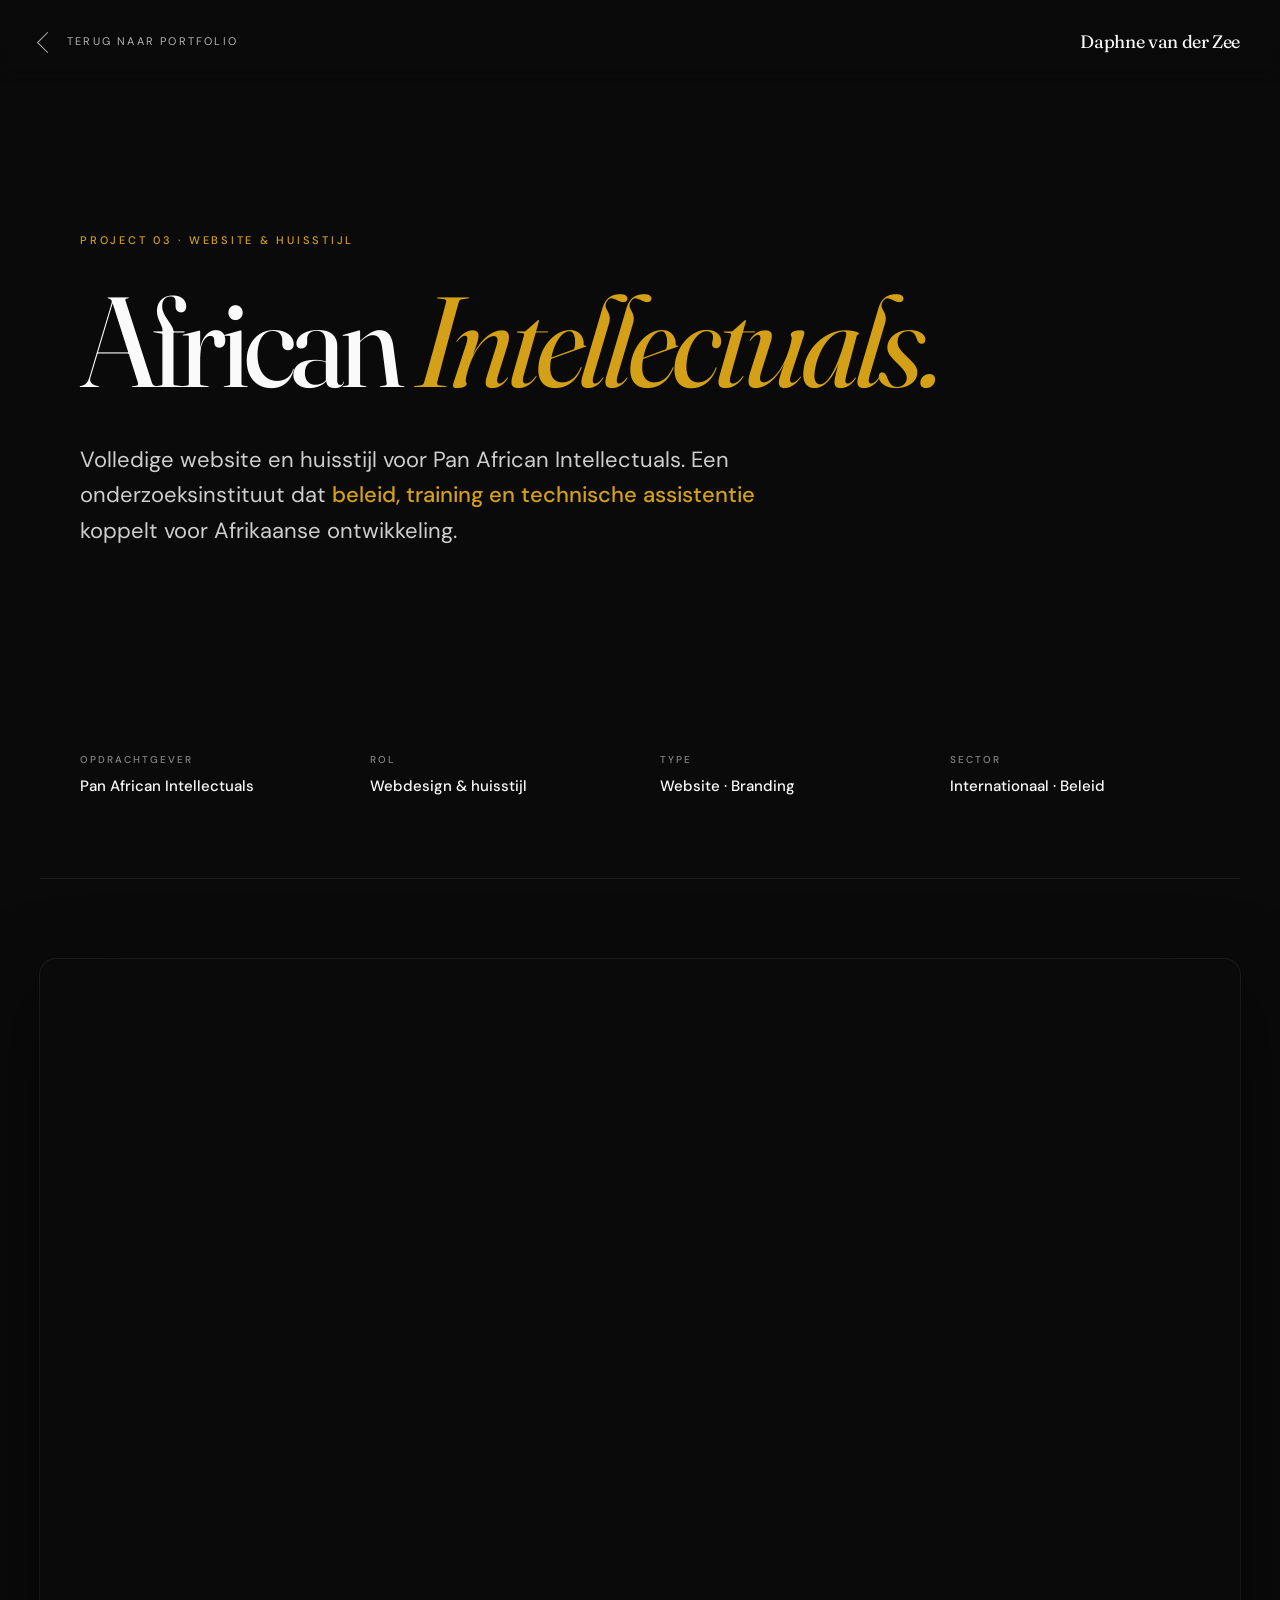
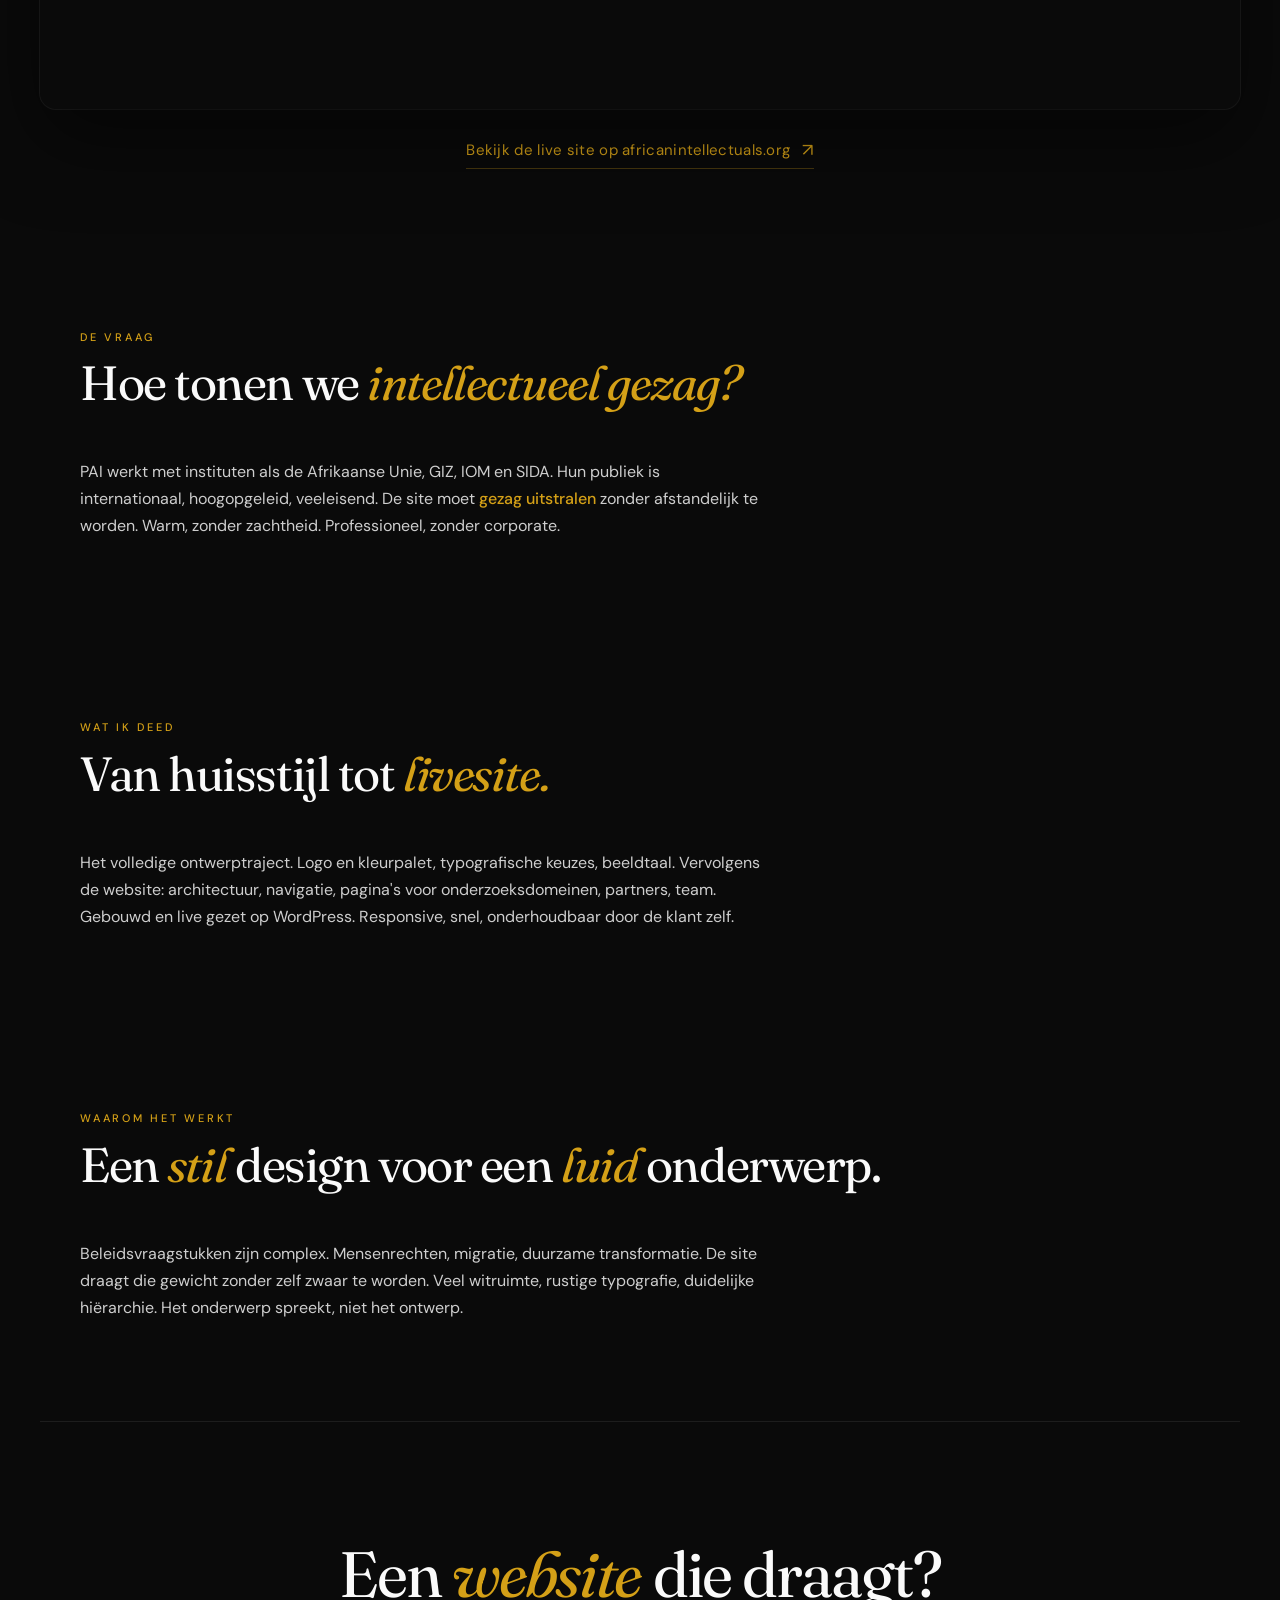
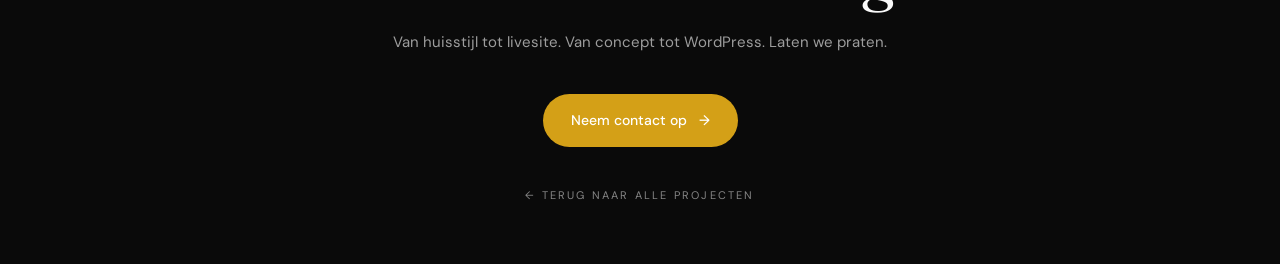
<file: african-intellectuals.html>
<!DOCTYPE html>
<html lang="nl">
<head>
<meta charset="UTF-8">
<meta name="viewport" content="width=device-width, initial-scale=1.0">
<title>African Intellectuals. Daphne van der Zee</title>
<link rel="preconnect" href="https://fonts.googleapis.com">
<link rel="preconnect" href="https://fonts.gstatic.com" crossorigin>
<link href="https://fonts.googleapis.com/css2?family=DM+Sans:wght@400;500;700&family=Fraunces:ital,wght@0,400;0,700;1,400&display=swap" rel="stylesheet">
<link rel="stylesheet" href="styles.css">
<style>
  .site-frame {
    position: relative;
    width: 100%;
    max-width: 1200px;
    margin: 0 auto;
    aspect-ratio: 16/10;
    border-radius: 16px;
    overflow: hidden;
    box-shadow: 0 30px 80px rgba(0,0,0,.5), 0 0 0 1px rgba(255,255,255,.08);
    background: #0a0a0a;
  }
  .site-frame iframe {
    width: 100%;
    height: 100%;
    border: 0;
    display: block;
  }
  .site-frame__link {
    display: inline-flex;
    align-items: center;
    gap: 12px;
    margin-top: 28px;
    color: var(--accent, #D4A017);
    font-family: 'DM Sans', sans-serif;
    font-size: 15px;
    letter-spacing: .02em;
    text-decoration: none;
    border-bottom: 1px solid rgba(212, 160, 23, .3);
    padding-bottom: 4px;
    transition: border-color .3s;
  }
  .site-frame__link:hover { border-color: var(--accent, #D4A017); }
  .site-frame__wrap { text-align: center; }
</style>
</head>
<body>

<nav class="nav">
  <a href="index.html" class="nav__back">Terug naar portfolio</a>
  <div class="nav__name">Daphne van der Zee</div>
</nav>

<!-- HERO -->
<section class="hero">
  <div class="hero__label">Project 03 · Website &amp; huisstijl</div>
  <h1 class="hero__title">African <em>Intellectuals.</em></h1>
  <p class="hero__intro">
    Volledige website en huisstijl voor Pan African Intellectuals. Een onderzoeksinstituut dat <em>beleid, training en technische assistentie</em> koppelt voor Afrikaanse ontwikkeling.
  </p>
</section>

<!-- META -->
<div class="meta">
  <div>
    <div class="meta__label">Opdrachtgever</div>
    <div class="meta__value">Pan African Intellectuals</div>
  </div>
  <div>
    <div class="meta__label">Rol</div>
    <div class="meta__value">Webdesign &amp; huisstijl</div>
  </div>
  <div>
    <div class="meta__label">Type</div>
    <div class="meta__value">Website · Branding</div>
  </div>
  <div>
    <div class="meta__label">Sector</div>
    <div class="meta__value">Internationaal · Beleid</div>
  </div>
</div>

<!-- LIVE SITE -->
<section class="section section--wide">
  <div class="site-frame__wrap">
    <div class="site-frame">
      <iframe src="https://africanintellectuals.org/" title="African Intellectuals live site" loading="lazy"></iframe>
    </div>
    <a href="https://africanintellectuals.org/" target="_blank" rel="noopener" class="site-frame__link">
      Bekijk de live site op africanintellectuals.org
      <span style="font-size: 18px;">↗</span>
    </a>
  </div>
</section>

<!-- DE VRAAG -->
<section class="section">
  <div class="section__header">
    <div class="section__num">De vraag</div>
    <h2 class="section__title">Hoe tonen we <em>intellectueel gezag?</em></h2>
  </div>
  <p class="section__text">
    PAI werkt met instituten als de Afrikaanse Unie, GIZ, IOM en SIDA. Hun publiek is internationaal, hoogopgeleid, veeleisend. De site moet <em>gezag uitstralen</em> zonder afstandelijk te worden. Warm, zonder zachtheid. Professioneel, zonder corporate.
  </p>
</section>

<!-- WAT IK DEED -->
<section class="section">
  <div class="section__header">
    <div class="section__num">Wat ik deed</div>
    <h2 class="section__title">Van huisstijl tot <em>livesite.</em></h2>
  </div>
  <p class="section__text">
    Het volledige ontwerptraject. Logo en kleurpalet, typografische keuzes, beeldtaal. Vervolgens de website: architectuur, navigatie, pagina's voor onderzoeksdomeinen, partners, team. Gebouwd en live gezet op WordPress. Responsive, snel, onderhoudbaar door de klant zelf.
  </p>
</section>

<!-- WAAROM DIT WERKT -->
<section class="section">
  <div class="section__header">
    <div class="section__num">Waarom het werkt</div>
    <h2 class="section__title">Een <em>stil</em> design voor een <em>luid</em> onderwerp.</h2>
  </div>
  <p class="section__text">
    Beleidsvraagstukken zijn complex. Mensenrechten, migratie, duurzame transformatie. De site draagt die gewicht zonder zelf zwaar te worden. Veel witruimte, rustige typografie, duidelijke hiërarchie. Het onderwerp spreekt, niet het ontwerp.
  </p>
</section>

<!-- FOOTER -->
<footer class="footer">
  <h2 class="footer__big">Een <em>website</em> die draagt?</h2>
  <p class="footer__sub">
    Van huisstijl tot livesite. Van concept tot WordPress. Laten we praten.
  </p>
  <a href="mailto:daphne.zee@live.nl" class="footer__cta">
    Neem contact op
    <span style="transition:transform .3s">→</span>
  </a>
  <a href="index.html" class="footer__back">← Terug naar alle projecten</a>
</footer>

</body>
</html>
</file>
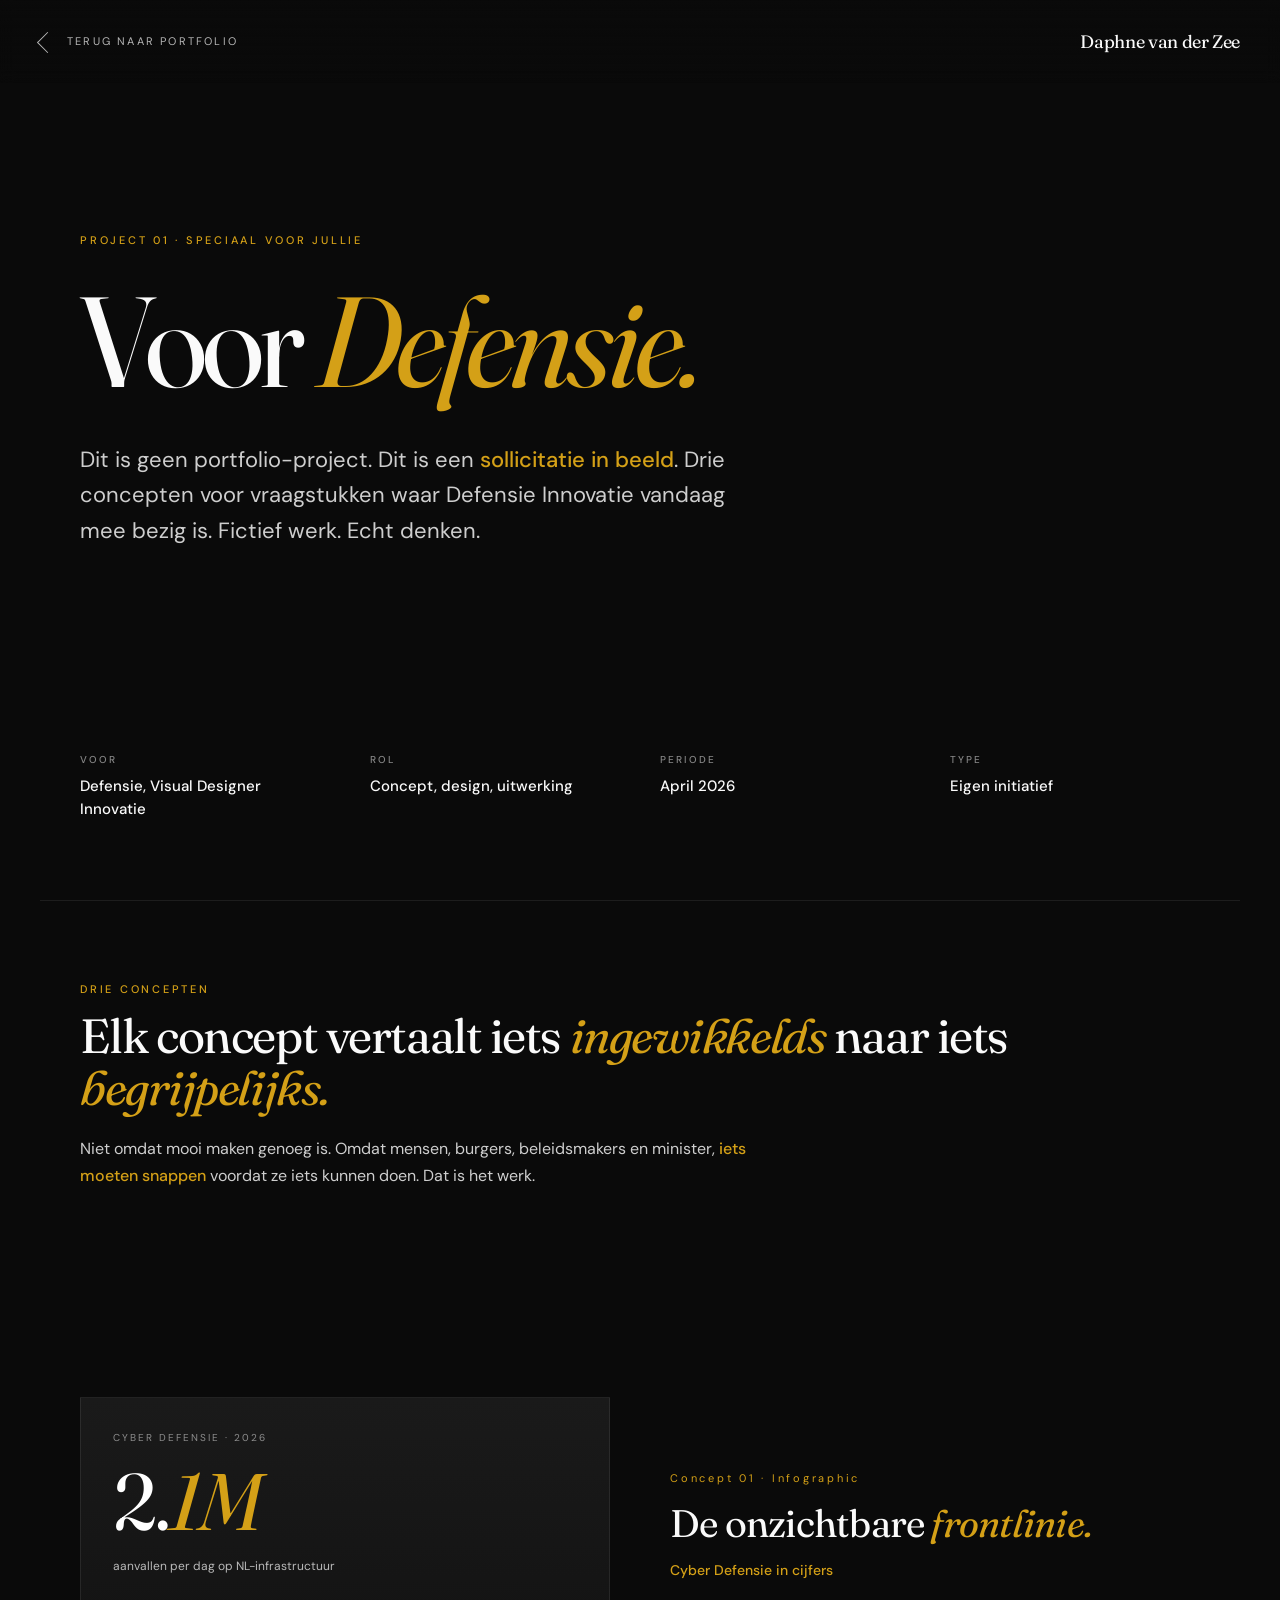
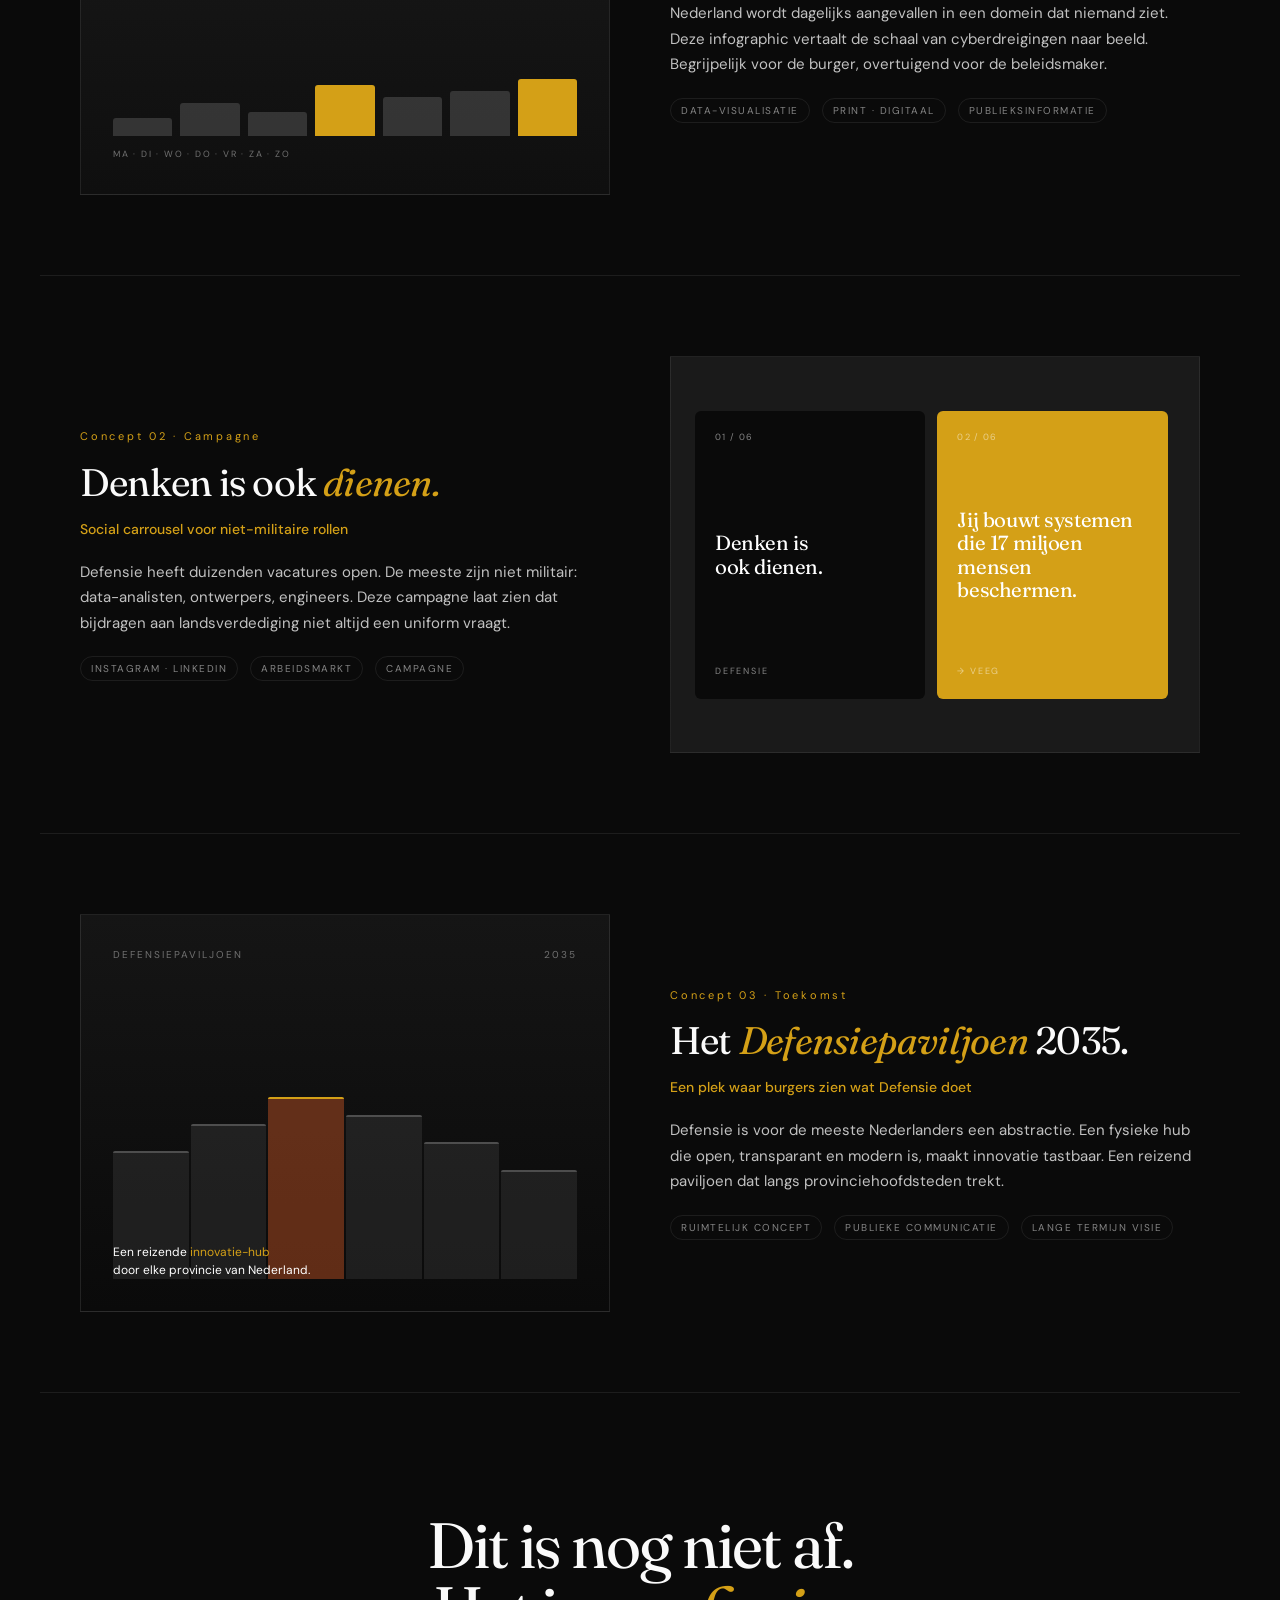
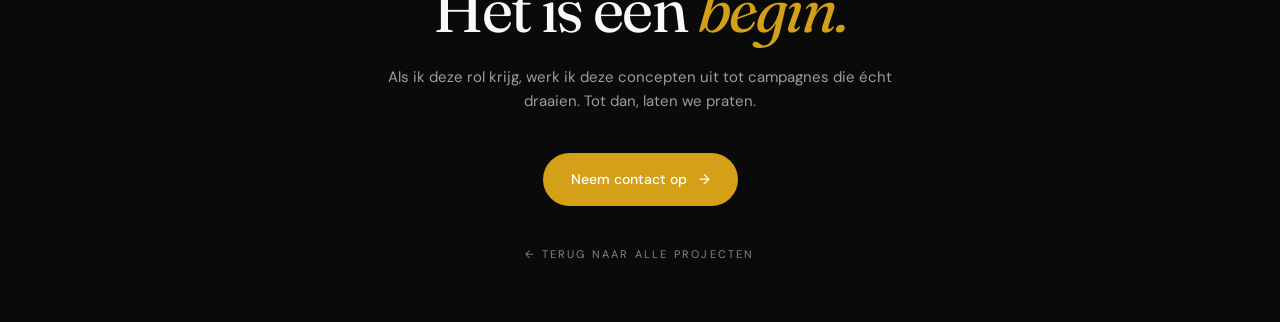
<file: defensie.html>
<!DOCTYPE html>
<html lang="nl">
<head>
<meta charset="UTF-8">
<meta name="viewport" content="width=device-width, initial-scale=1.0">
<title>Voor Defensie. Daphne van der Zee</title>
<link rel="preconnect" href="https://fonts.googleapis.com">
<link rel="preconnect" href="https://fonts.gstatic.com" crossorigin>
<link href="https://fonts.googleapis.com/css2?family=DM+Sans:wght@400;500;700&family=Fraunces:ital,wght@0,400;0,700;1,400&display=swap" rel="stylesheet">
<link rel="stylesheet" href="styles.css">
</head>
<body>

<nav class="nav">
  <a href="index.html" class="nav__back">Terug naar portfolio</a>
  <div class="nav__name">Daphne van der Zee</div>
</nav>

<!-- HERO -->
<section class="hero">
  <div class="hero__label">Project 01 · Speciaal voor jullie</div>
  <h1 class="hero__title">Voor <em>Defensie.</em></h1>
  <p class="hero__intro">
    Dit is geen portfolio-project. Dit is een <em>sollicitatie in beeld</em>. Drie concepten voor vraagstukken waar Defensie Innovatie vandaag mee bezig is. Fictief werk. Echt denken.
  </p>
</section>

<!-- META -->
<div class="meta">
  <div>
    <div class="meta__label">Voor</div>
    <div class="meta__value">Defensie, Visual Designer Innovatie</div>
  </div>
  <div>
    <div class="meta__label">Rol</div>
    <div class="meta__value">Concept, design, uitwerking</div>
  </div>
  <div>
    <div class="meta__label">Periode</div>
    <div class="meta__value">April 2026</div>
  </div>
  <div>
    <div class="meta__label">Type</div>
    <div class="meta__value">Eigen initiatief</div>
  </div>
</div>

<!-- INTRO SECTION -->
<section class="section">
  <div class="section__header">
    <div class="section__num">Drie concepten</div>
    <h2 class="section__title">Elk concept vertaalt iets <em>ingewikkelds</em> naar iets <em>begrijpelijks.</em></h2>
    <p class="section__text">
      Niet omdat mooi maken genoeg is. Omdat mensen, burgers, beleidsmakers en minister, <em>iets moeten snappen</em> voordat ze iets kunnen doen. Dat is het werk.
    </p>
  </div>
</section>

<!-- CASE 01 — CYBER -->
<article class="case">
  <div class="case__visual">
    <div class="cyber">
      <div>
        <div class="cyber__top">CYBER DEFENSIE · 2026</div>
        <div class="cyber__big">2.<span>1M</span></div>
        <div class="cyber__label">aanvallen per dag op NL-infrastructuur</div>
      </div>
      <div>
        <div class="cyber__bars">
          <div class="cyber__bar"></div>
          <div class="cyber__bar"></div>
          <div class="cyber__bar"></div>
          <div class="cyber__bar"></div>
          <div class="cyber__bar"></div>
          <div class="cyber__bar"></div>
          <div class="cyber__bar"></div>
        </div>
        <div class="cyber__week">MA · DI · WO · DO · VR · ZA · ZO</div>
      </div>
    </div>
  </div>
  <div class="case__info">
    <div class="case__num">Concept 01 · Infographic</div>
    <h3 class="case__title">De onzichtbare <em>frontlinie.</em></h3>
    <div class="case__sub">Cyber Defensie in cijfers</div>
    <p class="case__desc">
      Nederland wordt dagelijks aangevallen in een domein dat niemand ziet. Deze infographic vertaalt de schaal van cyberdreigingen naar beeld. Begrijpelijk voor de burger, overtuigend voor de beleidsmaker.
    </p>
    <div class="case__tags">
      <span class="case__tag">Data-visualisatie</span>
      <span class="case__tag">Print · Digitaal</span>
      <span class="case__tag">Publieksinformatie</span>
    </div>
  </div>
</article>

<!-- CASE 02 — RECRUITMENT -->
<article class="case case--alt">
  <div class="case__visual">
    <div class="recruit">
      <div class="recruit__slide">
        <div class="recruit__slide__num">01 / 06</div>
        <div class="recruit__slide__title">Denken is<br>ook dienen.</div>
        <div class="recruit__slide__bot">DEFENSIE</div>
      </div>
      <div class="recruit__slide">
        <div class="recruit__slide__num">02 / 06</div>
        <div class="recruit__slide__title">Jij bouwt systemen die 17&nbsp;miljoen mensen beschermen.</div>
        <div class="recruit__slide__bot">→ VEEG</div>
      </div>
    </div>
  </div>
  <div class="case__info">
    <div class="case__num">Concept 02 · Campagne</div>
    <h3 class="case__title">Denken is ook <em>dienen.</em></h3>
    <div class="case__sub">Social carrousel voor niet-militaire rollen</div>
    <p class="case__desc">
      Defensie heeft duizenden vacatures open. De meeste zijn niet militair: data-analisten, ontwerpers, engineers. Deze campagne laat zien dat bijdragen aan landsverdediging niet altijd een uniform vraagt.
    </p>
    <div class="case__tags">
      <span class="case__tag">Instagram · LinkedIn</span>
      <span class="case__tag">Arbeidsmarkt</span>
      <span class="case__tag">Campagne</span>
    </div>
  </div>
</article>

<!-- CASE 03 — PAVILJOEN -->
<article class="case">
  <div class="case__visual">
    <div class="pavilion">
      <div class="pavilion__sky">
        <span>DEFENSIEPAVILJOEN</span>
        <span>2035</span>
      </div>
      <div class="pavilion__building">
        <div class="pavilion__pillar"></div>
        <div class="pavilion__pillar"></div>
        <div class="pavilion__pillar"></div>
        <div class="pavilion__pillar"></div>
        <div class="pavilion__pillar"></div>
        <div class="pavilion__pillar"></div>
      </div>
      <div class="pavilion__caption">
        Een reizende <span>innovatie-hub</span><br>
        door elke provincie van Nederland.
      </div>
    </div>
  </div>
  <div class="case__info">
    <div class="case__num">Concept 03 · Toekomst</div>
    <h3 class="case__title">Het <em>Defensiepaviljoen</em> 2035.</h3>
    <div class="case__sub">Een plek waar burgers zien wat Defensie doet</div>
    <p class="case__desc">
      Defensie is voor de meeste Nederlanders een abstractie. Een fysieke hub die open, transparant en modern is, maakt innovatie tastbaar. Een reizend paviljoen dat langs provinciehoofdsteden trekt.
    </p>
    <div class="case__tags">
      <span class="case__tag">Ruimtelijk concept</span>
      <span class="case__tag">Publieke communicatie</span>
      <span class="case__tag">Lange termijn visie</span>
    </div>
  </div>
</article>

<!-- FOOTER / CTA -->
<footer class="footer">
  <h2 class="footer__big">Dit is nog niet af.<br>Het is een <em>begin.</em></h2>
  <p class="footer__sub">
    Als ik deze rol krijg, werk ik deze concepten uit tot campagnes die écht draaien. Tot dan, laten we praten.
  </p>
  <a href="mailto:daphne.zee@live.nl" class="footer__cta">
    Neem contact op
    <span style="transition:transform .3s">→</span>
  </a>
  <a href="index.html" class="footer__back">← Terug naar alle projecten</a>
</footer>

</body>
</html>
</file>
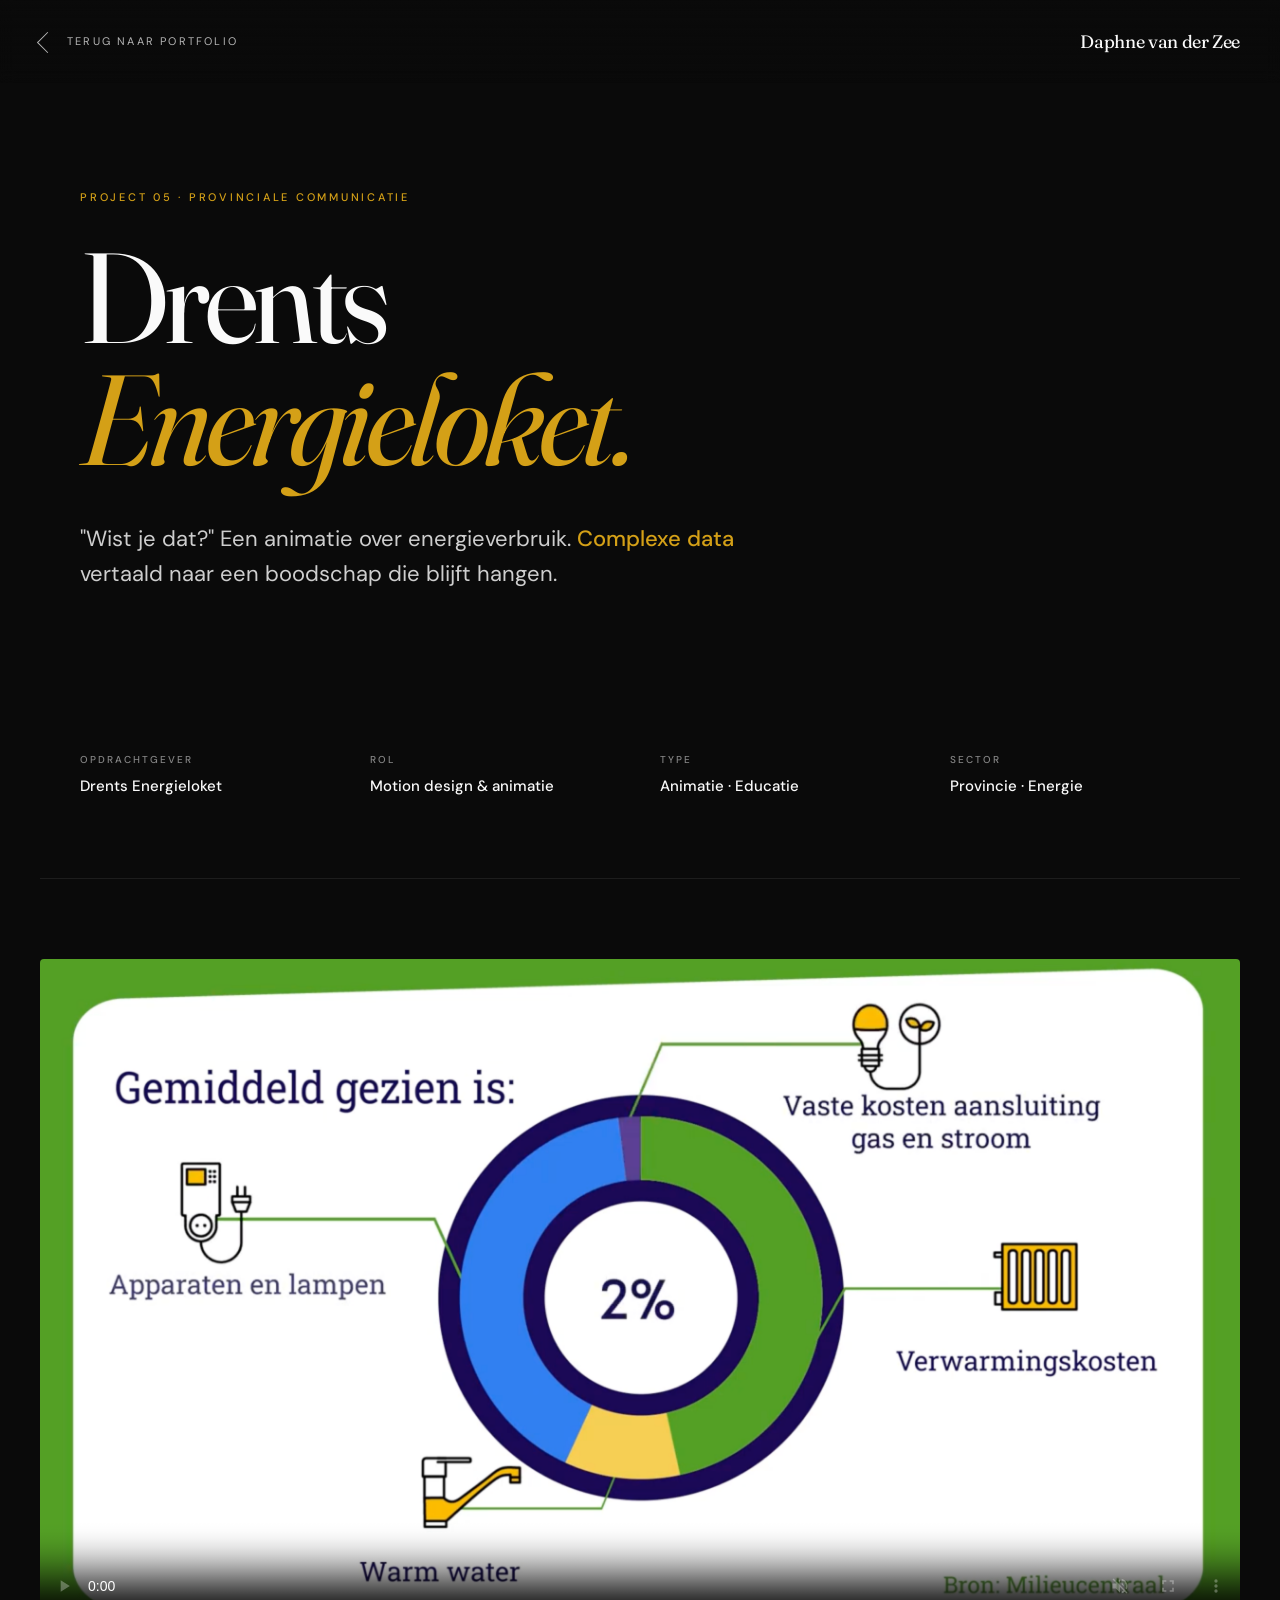
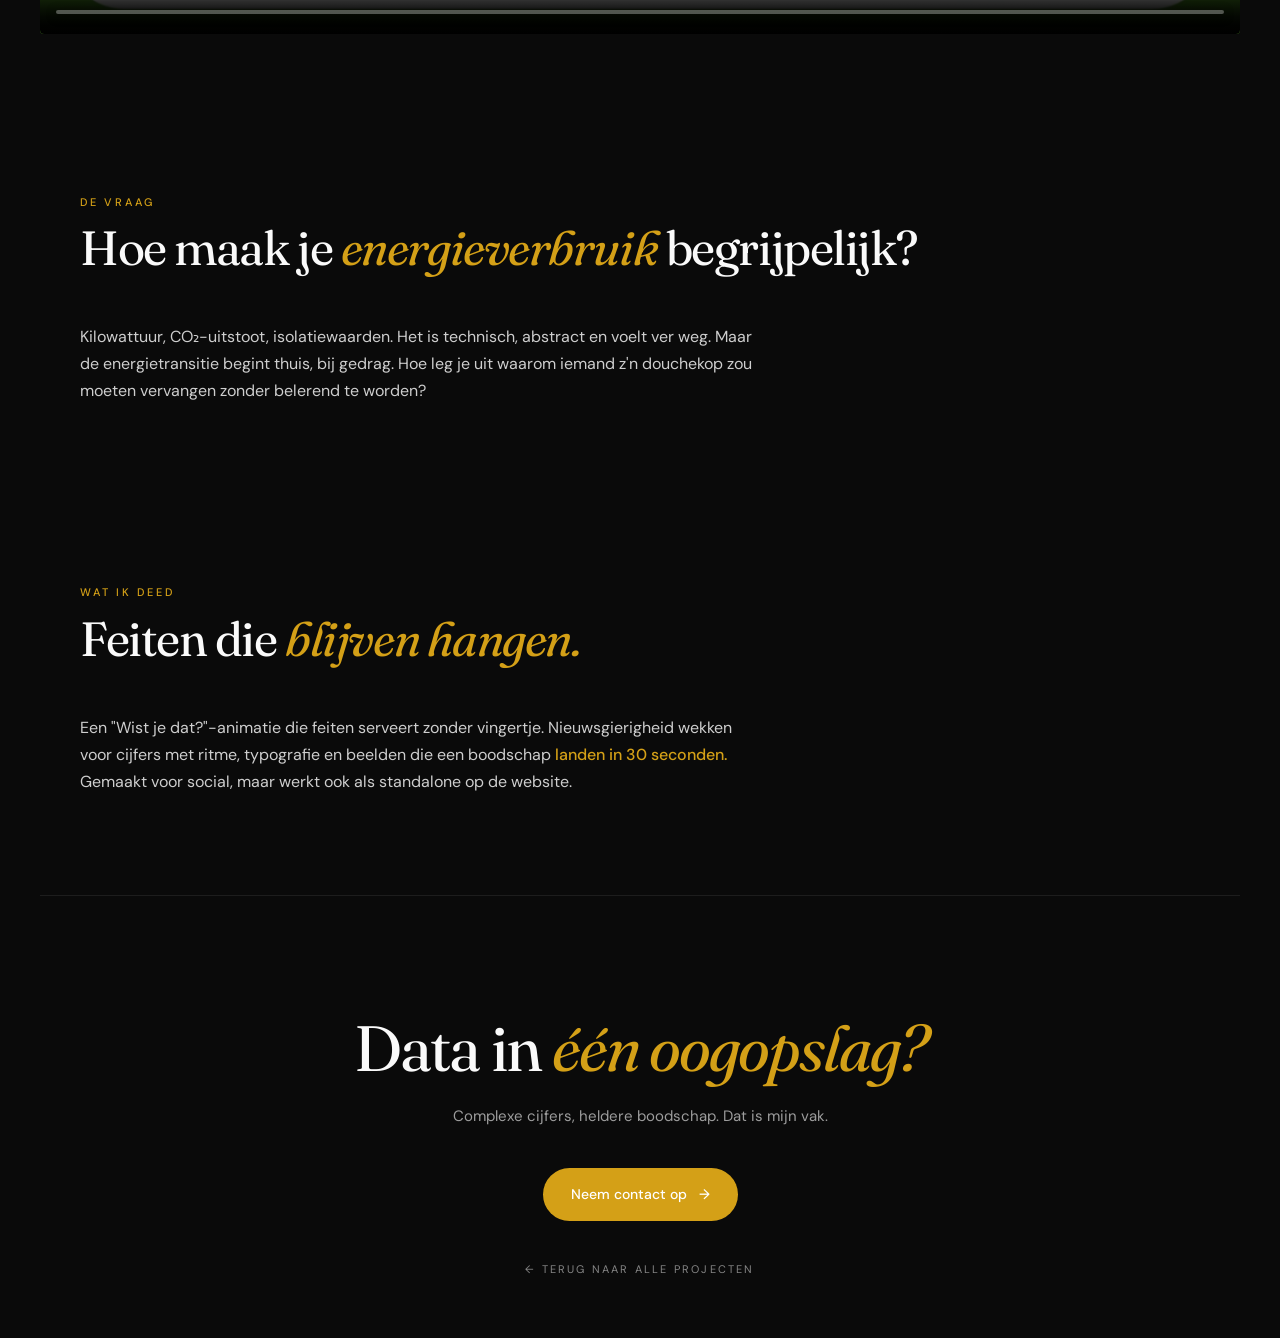
<file: drents.html>
<!DOCTYPE html>
<html lang="nl">
<head>
<meta charset="UTF-8">
<meta name="viewport" content="width=device-width, initial-scale=1.0">
<title>Drents Energieloket. Daphne van der Zee</title>
<link rel="preconnect" href="https://fonts.googleapis.com">
<link rel="preconnect" href="https://fonts.gstatic.com" crossorigin>
<link href="https://fonts.googleapis.com/css2?family=DM+Sans:wght@400;500;700&family=Fraunces:ital,wght@0,400;0,700;1,400&display=swap" rel="stylesheet">
<link rel="stylesheet" href="styles.css">
</head>
<body>

<nav class="nav">
  <a href="index.html" class="nav__back">Terug naar portfolio</a>
  <div class="nav__name">Daphne van der Zee</div>
</nav>

<!-- HERO -->
<section class="hero">
  <div class="hero__label">Project 05 · Provinciale communicatie</div>
  <h1 class="hero__title">Drents<br><em>Energieloket.</em></h1>
  <p class="hero__intro">
    "Wist je dat?" Een animatie over energieverbruik. <em>Complexe data</em> vertaald naar een boodschap die blijft hangen.
  </p>
</section>

<!-- META -->
<div class="meta">
  <div>
    <div class="meta__label">Opdrachtgever</div>
    <div class="meta__value">Drents Energieloket</div>
  </div>
  <div>
    <div class="meta__label">Rol</div>
    <div class="meta__value">Motion design & animatie</div>
  </div>
  <div>
    <div class="meta__label">Type</div>
    <div class="meta__value">Animatie · Educatie</div>
  </div>
  <div>
    <div class="meta__label">Sector</div>
    <div class="meta__value">Provincie · Energie</div>
  </div>
</div>

<!-- VIDEO HERO -->
<section class="section section--wide">
  <div class="video-hero">
    <div class="video-hero__inner">
      <video class="video-hero__video" controls autoplay muted loop playsinline poster="images/05-drents-poster.jpg">
        <source src="videos/05-drents.mp4" type="video/mp4">
      </video>
    </div>
  </div>
</section>

<!-- DE VRAAG -->
<section class="section">
  <div class="section__header">
    <div class="section__num">De vraag</div>
    <h2 class="section__title">Hoe maak je <em>energieverbruik</em> begrijpelijk?</h2>
  </div>
  <p class="section__text">
    Kilowattuur, CO₂-uitstoot, isolatiewaarden. Het is technisch, abstract en voelt ver weg. Maar de energietransitie begint thuis, bij gedrag. Hoe leg je uit waarom iemand z'n douchekop zou moeten vervangen zonder belerend te worden?
  </p>
</section>

<!-- WAT IK DEED -->
<section class="section">
  <div class="section__header">
    <div class="section__num">Wat ik deed</div>
    <h2 class="section__title">Feiten die <em>blijven hangen.</em></h2>
  </div>
  <p class="section__text">
    Een "Wist je dat?"-animatie die feiten serveert zonder vingertje. Nieuwsgierigheid wekken voor cijfers met ritme, typografie en beelden die een boodschap <em>landen in 30 seconden.</em> Gemaakt voor social, maar werkt ook als standalone op de website.
  </p>
</section>

<!-- FOOTER -->
<footer class="footer">
  <h2 class="footer__big">Data in <em>één oogopslag?</em></h2>
  <p class="footer__sub">
    Complexe cijfers, heldere boodschap. Dat is mijn vak.
  </p>
  <a href="mailto:daphne.zee@live.nl" class="footer__cta">
    Neem contact op
    <span style="transition:transform .3s">→</span>
  </a>
  <a href="index.html" class="footer__back">← Terug naar alle projecten</a>
</footer>

</body>
</html>
</file>
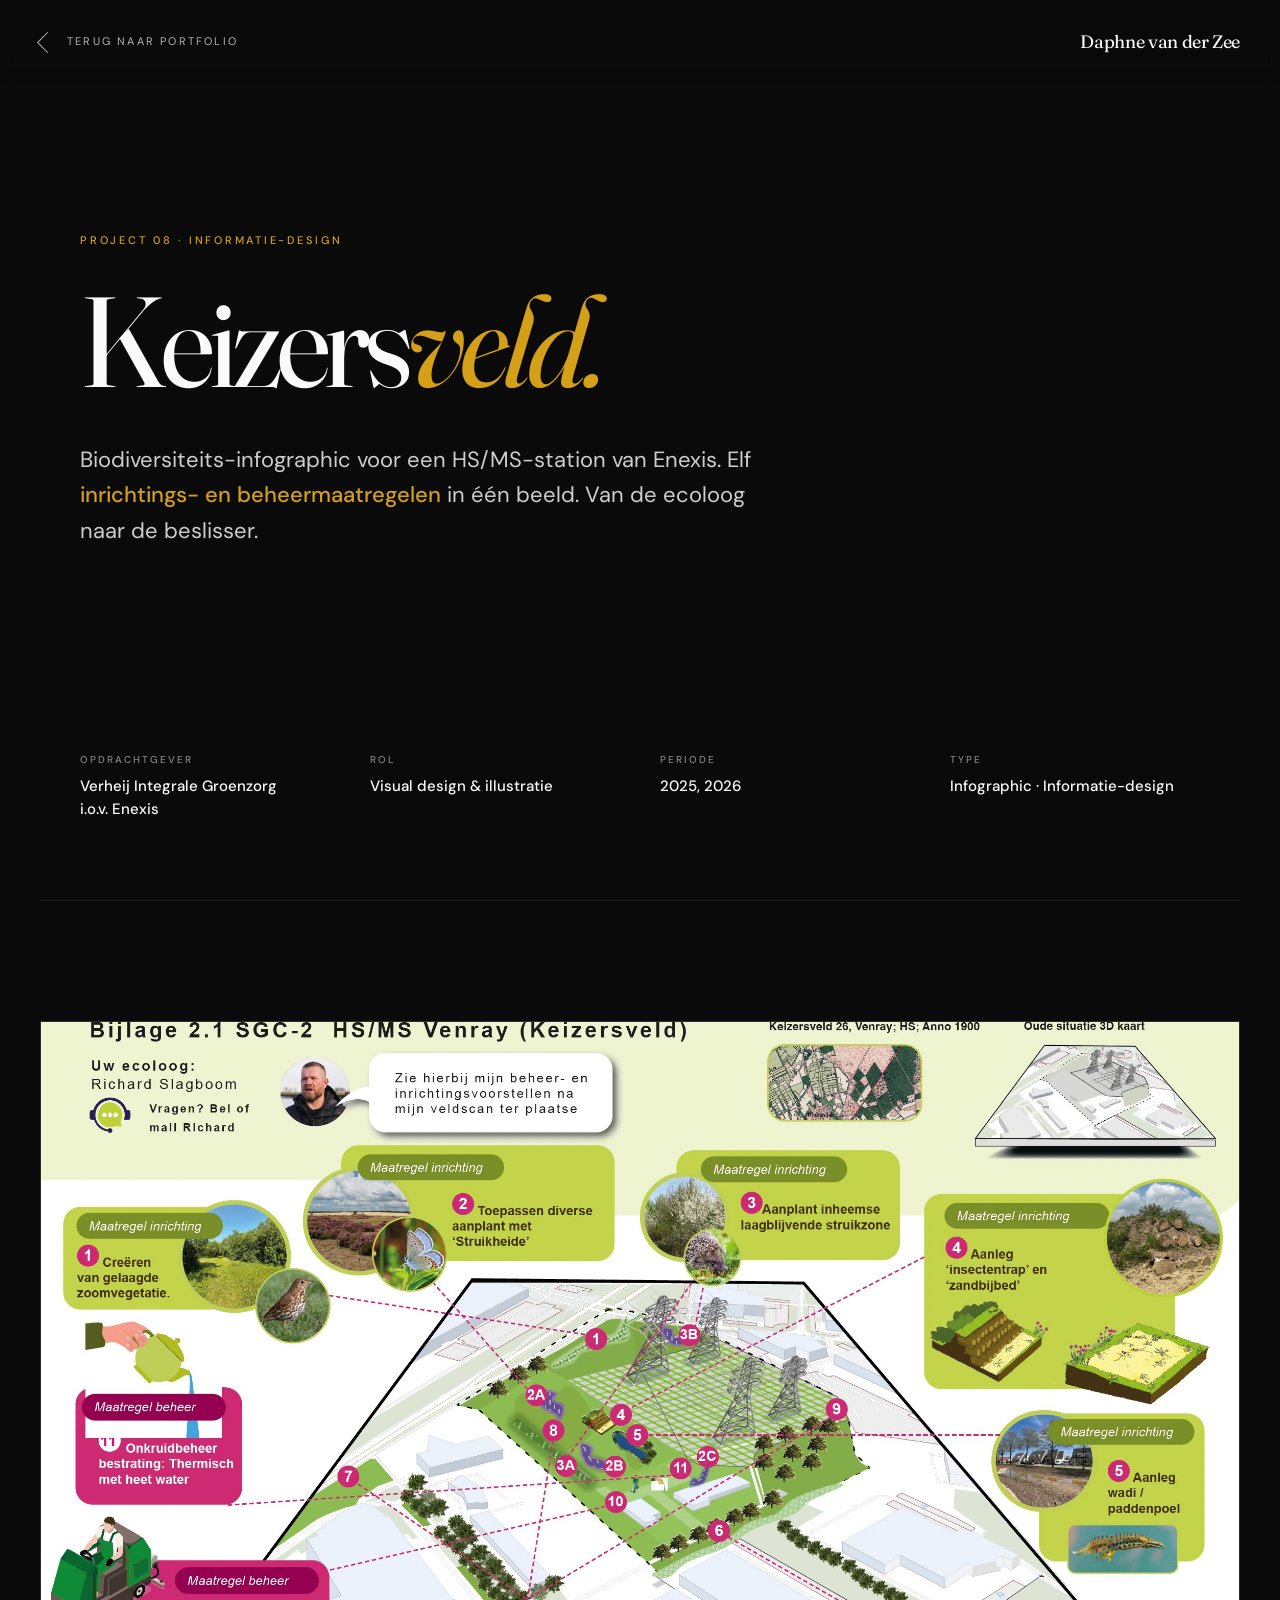
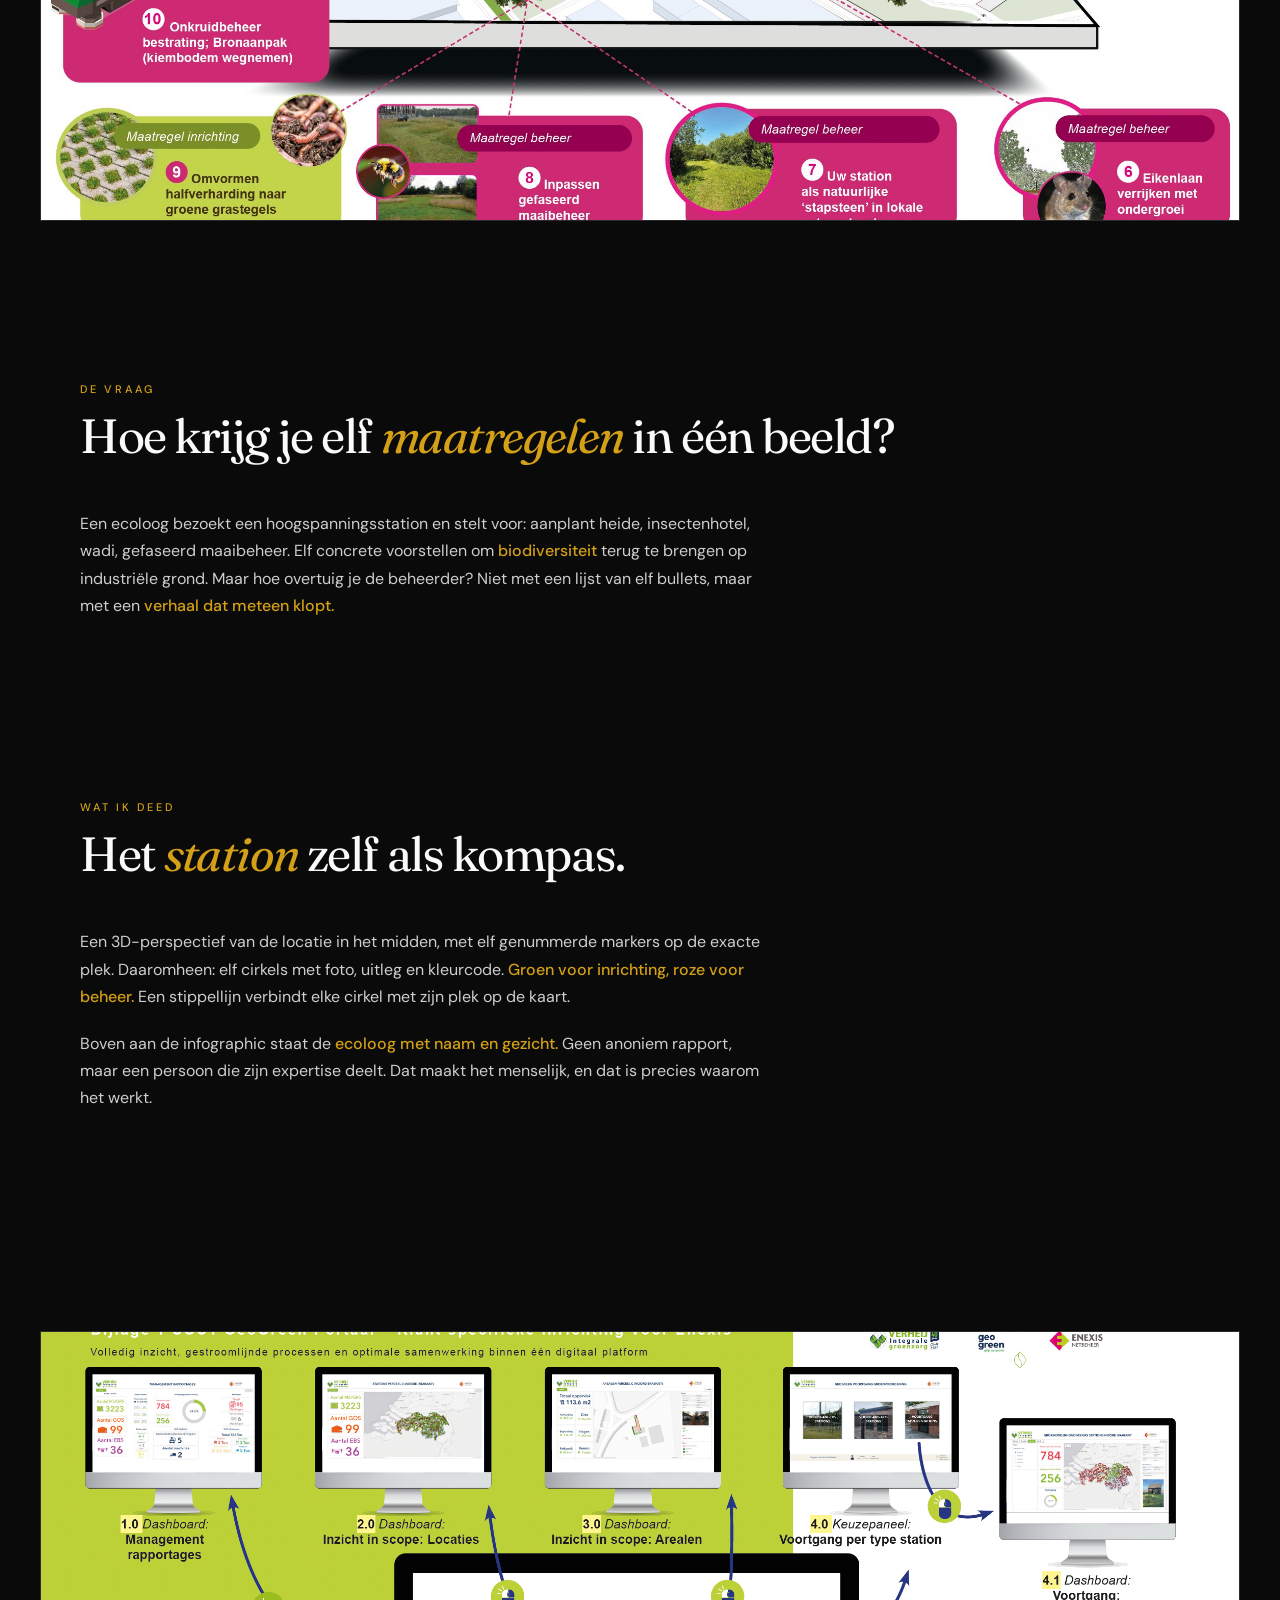
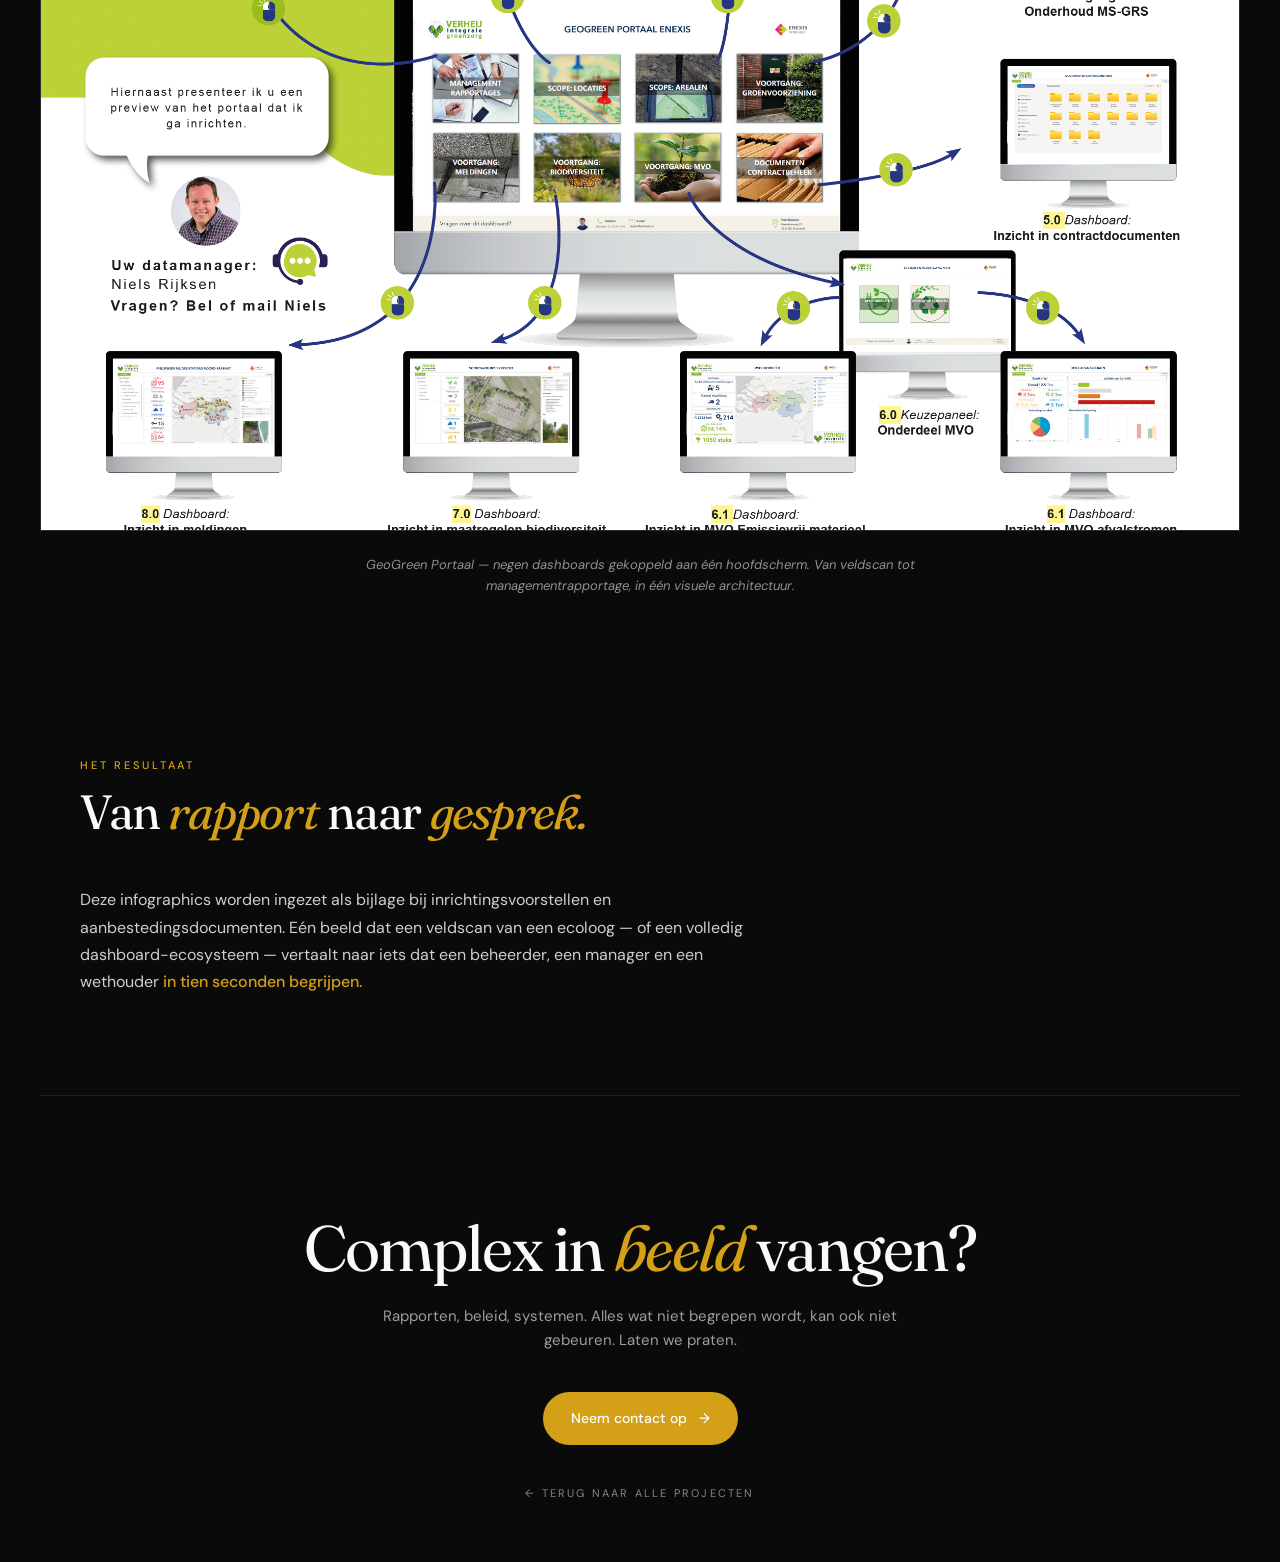
<file: keizersveld.html>
<!DOCTYPE html>
<html lang="nl">
<head>
<meta charset="UTF-8">
<meta name="viewport" content="width=device-width, initial-scale=1.0">
<title>Keizersveld. Daphne van der Zee</title>
<link rel="preconnect" href="https://fonts.googleapis.com">
<link rel="preconnect" href="https://fonts.gstatic.com" crossorigin>
<link href="https://fonts.googleapis.com/css2?family=DM+Sans:wght@400;500;700&family=Fraunces:ital,wght@0,400;0,700;1,400&display=swap" rel="stylesheet">
<link rel="stylesheet" href="styles.css">
</head>
<body>

<nav class="nav">
  <a href="index.html" class="nav__back">Terug naar portfolio</a>
  <div class="nav__name">Daphne van der Zee</div>
</nav>

<!-- HERO -->
<section class="hero">
  <div class="hero__label">Project 08 · Informatie-design</div>
  <h1 class="hero__title">Keizers<em>veld.</em></h1>
  <p class="hero__intro">
    Biodiversiteits-infographic voor een HS/MS-station van Enexis. Elf <em>inrichtings- en beheermaatregelen</em> in één beeld. Van de ecoloog naar de beslisser.
  </p>
</section>

<!-- META -->
<div class="meta">
  <div>
    <div class="meta__label">Opdrachtgever</div>
    <div class="meta__value">Verheij Integrale Groenzorg<br>i.o.v. Enexis</div>
  </div>
  <div>
    <div class="meta__label">Rol</div>
    <div class="meta__value">Visual design & illustratie</div>
  </div>
  <div>
    <div class="meta__label">Periode</div>
    <div class="meta__value">2025, 2026</div>
  </div>
  <div>
    <div class="meta__label">Type</div>
    <div class="meta__value">Infographic · Informatie-design</div>
  </div>
</div>

<!-- HOOFDBEELD -->
<section class="section section--wide">
  <div class="section__inner">
    <div class="images images--1">
      <div class="images__item" style="aspect-ratio:3/2">
        <img src="images/08-keizersveld-hero.jpg" alt="Infographic Keizersveld Venray" onerror="this.style.display='none'">
      </div>
    </div>
  </div>
</section>

<!-- DE VRAAG -->
<section class="section">
  <div class="section__header">
    <div class="section__num">De vraag</div>
    <h2 class="section__title">Hoe krijg je elf <em>maatregelen</em> in één beeld?</h2>
  </div>
  <p class="section__text">
    Een ecoloog bezoekt een hoogspanningsstation en stelt voor: aanplant heide, insectenhotel, wadi, gefaseerd maaibeheer. Elf concrete voorstellen om <em>biodiversiteit</em> terug te brengen op industriële grond. Maar hoe overtuig je de beheerder? Niet met een lijst van elf bullets, maar met een <em>verhaal dat meteen klopt.</em>
  </p>
</section>

<!-- WAT IK DEED -->
<section class="section">
  <div class="section__header">
    <div class="section__num">Wat ik deed</div>
    <h2 class="section__title">Het <em>station</em> zelf als kompas.</h2>
  </div>
  <p class="section__text">
    Een 3D-perspectief van de locatie in het midden, met elf genummerde markers op de exacte plek. Daaromheen: elf cirkels met foto, uitleg en kleurcode. <em>Groen voor inrichting, roze voor beheer.</em> Een stippellijn verbindt elke cirkel met zijn plek op de kaart.
  </p>
  <p class="section__text">
    Boven aan de infographic staat de <em>ecoloog met naam en gezicht.</em> Geen anoniem rapport, maar een persoon die zijn expertise deelt. Dat maakt het menselijk, en dat is precies waarom het werkt.
  </p>
</section>

<!-- TWEEDE BEELD — GeoGreen Portaal -->
<section class="section section--wide">
  <div class="section__inner">
    <div class="images images--1">
      <div class="images__item" style="aspect-ratio:3/2">
        <img src="images/08-keizersveld-portaal.jpg" alt="GeoGreen Portaal — klantspecifieke inrichting voor Enexis" onerror="this.style.display='none'">
      </div>
    </div>
    <p class="section__text" style="text-align:center; max-width:620px; margin:24px auto 0; font-size:13px; font-style:italic; color:rgba(255,255,255,.55); line-height:1.6">
      GeoGreen Portaal — negen dashboards gekoppeld aan één hoofdscherm. Van veldscan tot managementrapportage, in één visuele architectuur.
    </p>
  </div>
</section>

<!-- HET RESULTAAT -->
<section class="section">
  <div class="section__header">
    <div class="section__num">Het resultaat</div>
    <h2 class="section__title">Van <em>rapport</em> naar <em>gesprek.</em></h2>
  </div>
  <p class="section__text">
    Deze infographics worden ingezet als bijlage bij inrichtingsvoorstellen en aanbestedingsdocumenten. Eén beeld dat een veldscan van een ecoloog — of een volledig dashboard-ecosysteem — vertaalt naar iets dat een beheerder, een manager en een wethouder <em>in tien seconden begrijpen.</em>
  </p>
</section>

<!-- FOOTER -->
<footer class="footer">
  <h2 class="footer__big">Complex in <em>beeld</em> vangen?</h2>
  <p class="footer__sub">
    Rapporten, beleid, systemen. Alles wat niet begrepen wordt, kan ook niet gebeuren. Laten we praten.
  </p>
  <a href="mailto:daphne.zee@live.nl" class="footer__cta">
    Neem contact op
    <span style="transition:transform .3s">→</span>
  </a>
  <a href="index.html" class="footer__back">← Terug naar alle projecten</a>
</footer>

</body>
</html>
</file>
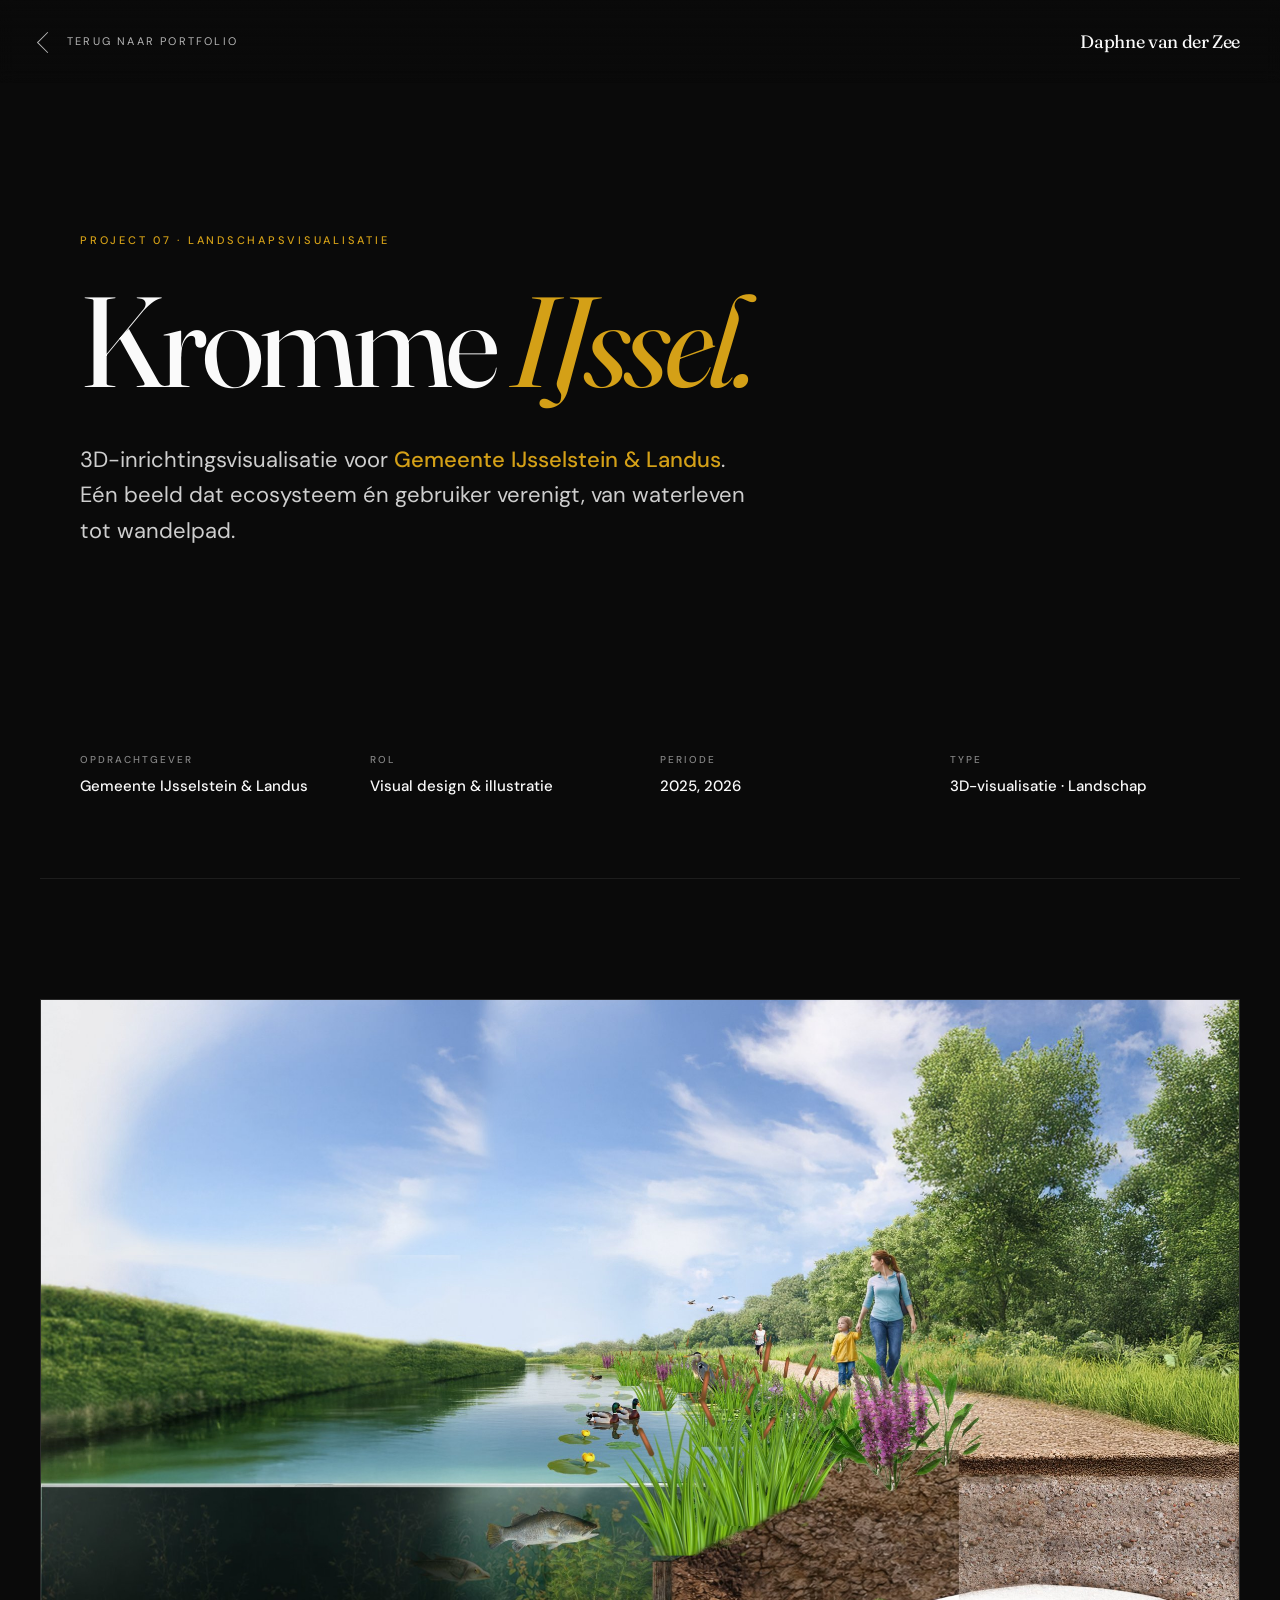
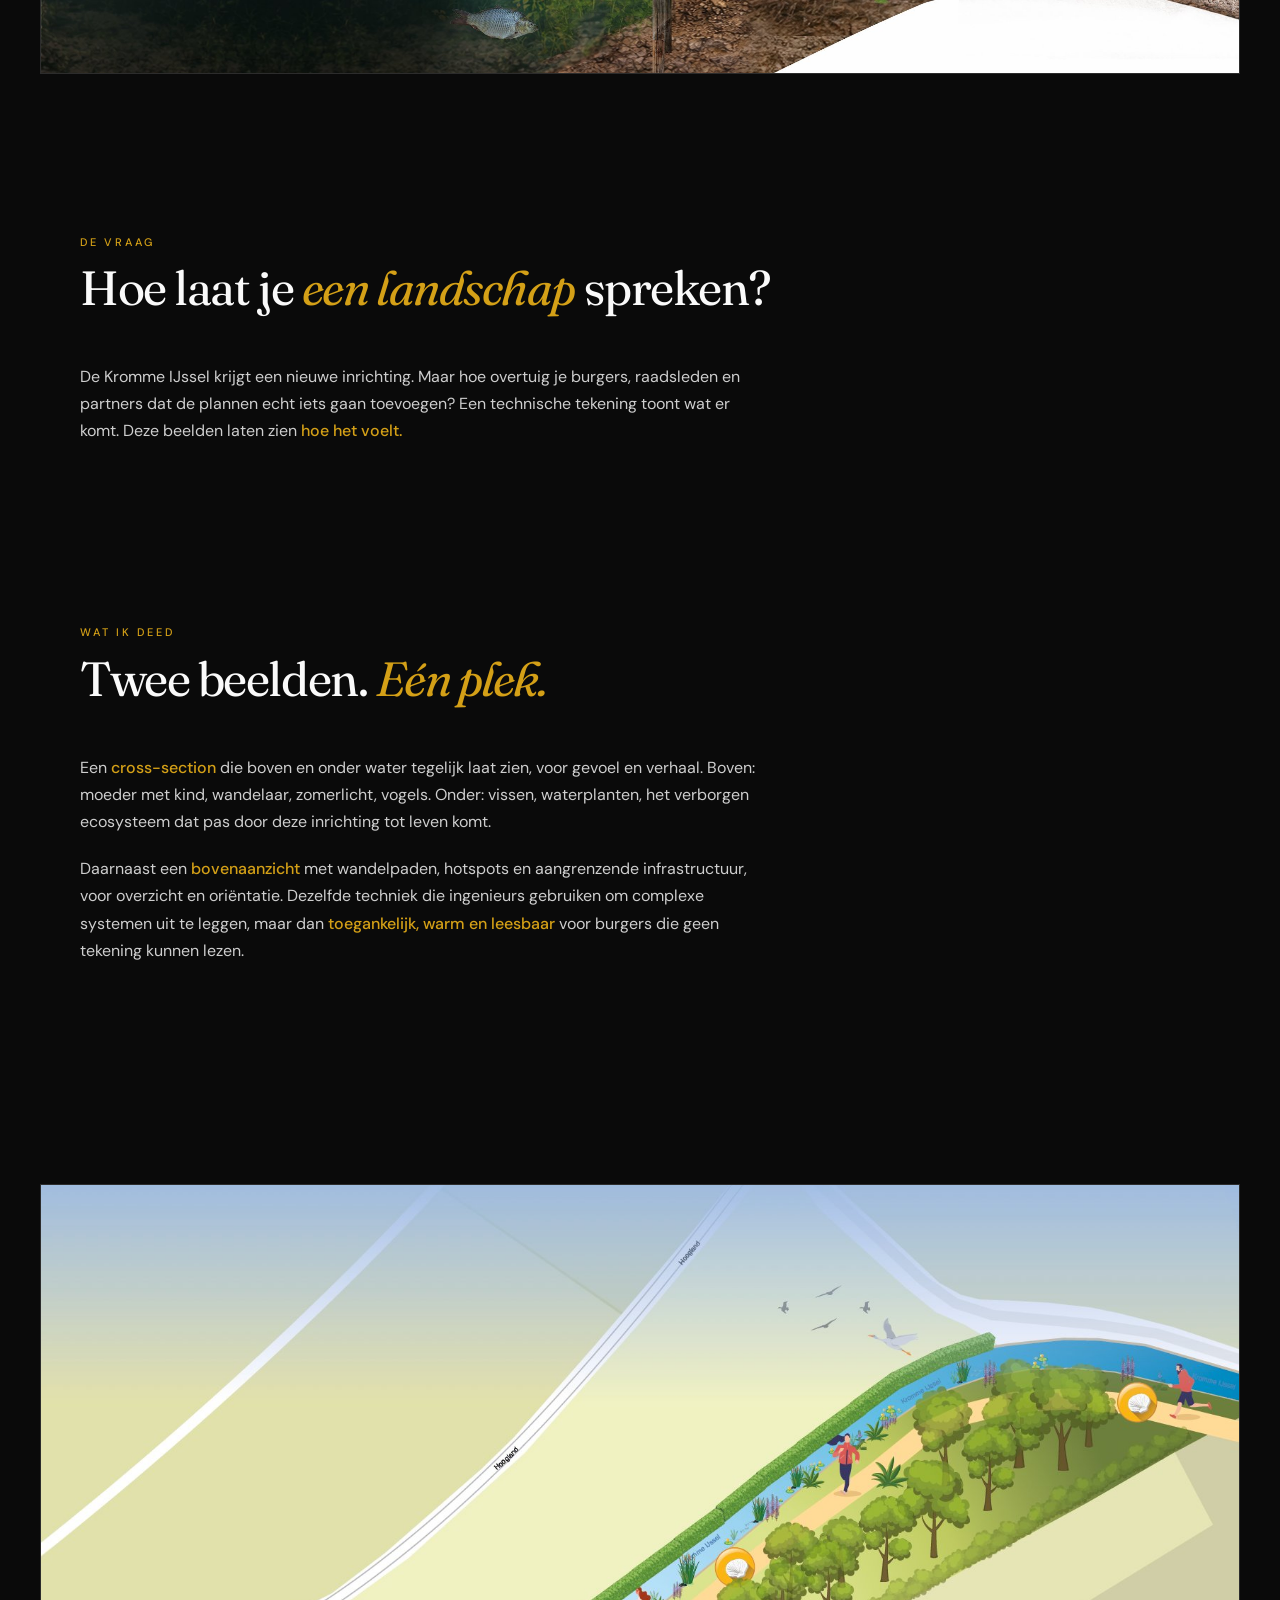
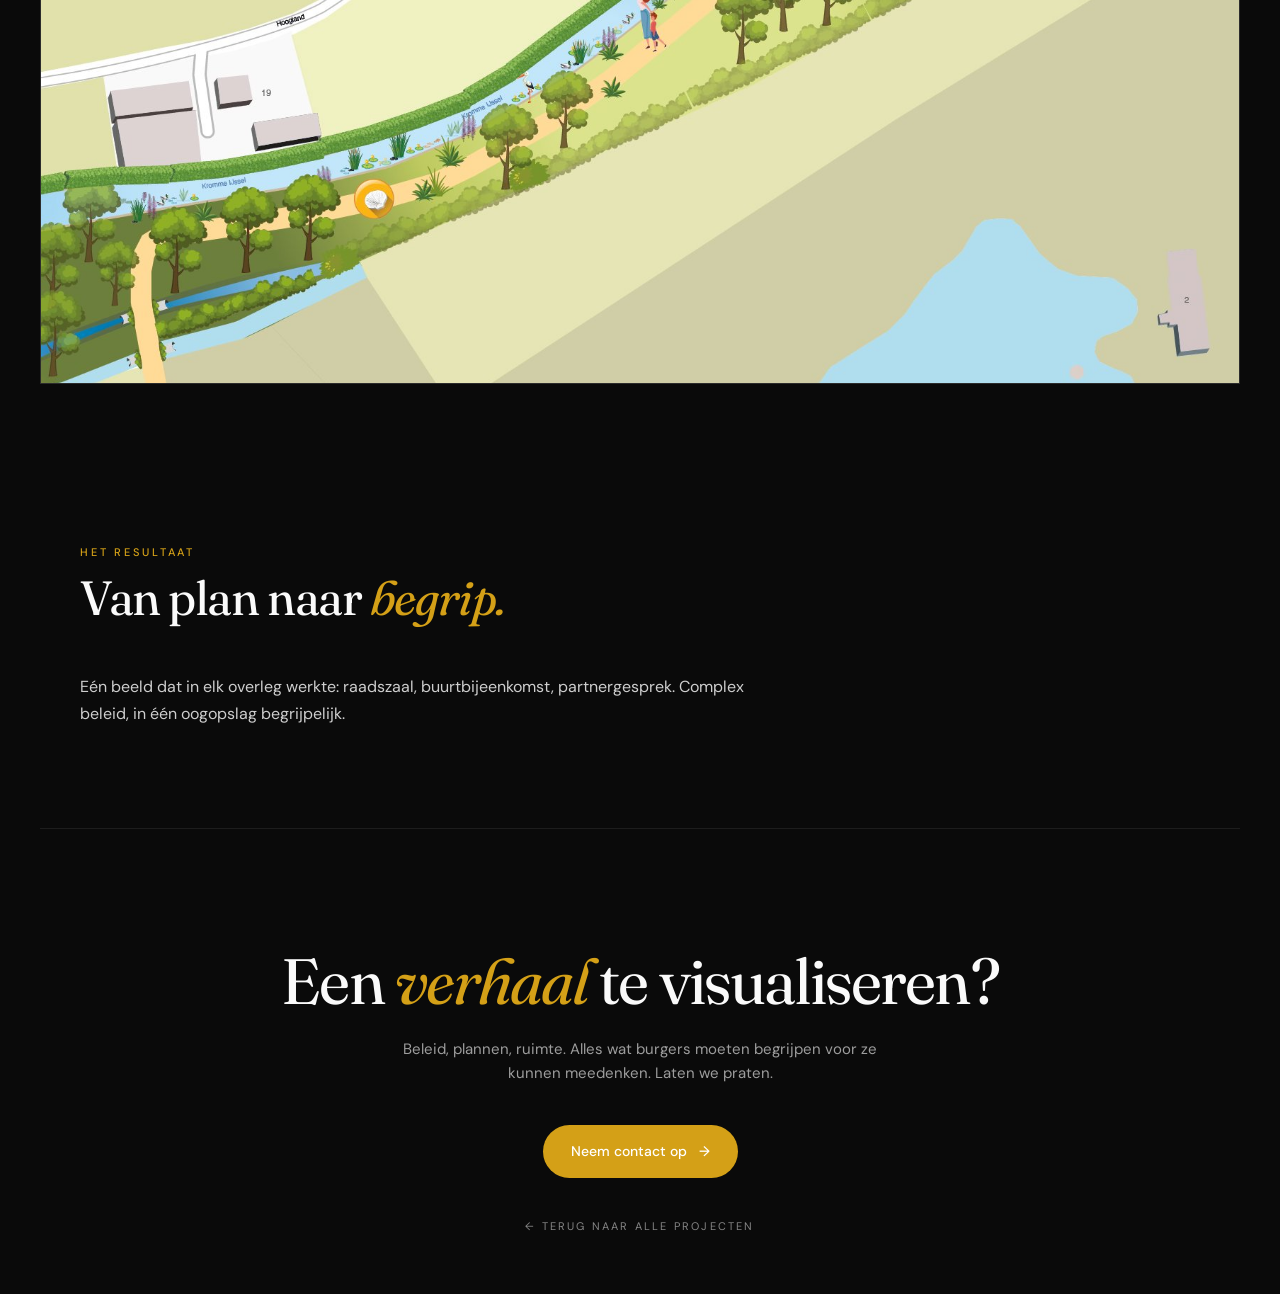
<file: kromme-ijssel.html>
<!DOCTYPE html>
<html lang="nl">
<head>
<meta charset="UTF-8">
<meta name="viewport" content="width=device-width, initial-scale=1.0">
<title>Kromme IJssel. Daphne van der Zee</title>
<link rel="preconnect" href="https://fonts.googleapis.com">
<link rel="preconnect" href="https://fonts.gstatic.com" crossorigin>
<link href="https://fonts.googleapis.com/css2?family=DM+Sans:wght@400;500;700&family=Fraunces:ital,wght@0,400;0,700;1,400&display=swap" rel="stylesheet">
<link rel="stylesheet" href="styles.css">
</head>
<body>

<nav class="nav">
  <a href="index.html" class="nav__back">Terug naar portfolio</a>
  <div class="nav__name">Daphne van der Zee</div>
</nav>

<!-- HERO -->
<section class="hero">
  <div class="hero__label">Project 07 · Landschapsvisualisatie</div>
  <h1 class="hero__title">Kromme <em>IJssel.</em></h1>
  <p class="hero__intro">
    3D-inrichtingsvisualisatie voor <em>Gemeente IJsselstein & Landus</em>. Eén beeld dat ecosysteem én gebruiker verenigt, van waterleven tot wandelpad.
  </p>
</section>

<!-- META -->
<div class="meta">
  <div>
    <div class="meta__label">Opdrachtgever</div>
    <div class="meta__value">Gemeente IJsselstein & Landus</div>
  </div>
  <div>
    <div class="meta__label">Rol</div>
    <div class="meta__value">Visual design & illustratie</div>
  </div>
  <div>
    <div class="meta__label">Periode</div>
    <div class="meta__value">2025, 2026</div>
  </div>
  <div>
    <div class="meta__label">Type</div>
    <div class="meta__value">3D-visualisatie · Landschap</div>
  </div>
</div>

<!-- HOOFDBEELD 1 — 3D CROSS-SECTION (hero, emotie eerst) -->
<section class="section section--wide">
  <div class="section__inner">
    <div class="images images--1">
      <div class="images__item" style="aspect-ratio:16/9">
        <img src="images/07-kromme-ijssel-hero.jpg" alt="3D cross-section Kromme IJssel" onerror="this.style.display='none'">
      </div>
    </div>
  </div>
</section>

<!-- DE VRAAG -->
<section class="section">
  <div class="section__header">
    <div class="section__num">De vraag</div>
    <h2 class="section__title">Hoe laat je <em>een landschap</em> spreken?</h2>
  </div>
  <p class="section__text">
    De Kromme IJssel krijgt een nieuwe inrichting. Maar hoe overtuig je burgers, raadsleden en partners dat de plannen echt iets gaan toevoegen? Een technische tekening toont wat er komt. Deze beelden laten zien <em>hoe het voelt.</em>
  </p>
</section>

<!-- WAT IK DEED -->
<section class="section">
  <div class="section__header">
    <div class="section__num">Wat ik deed</div>
    <h2 class="section__title">Twee beelden. <em>Eén plek.</em></h2>
  </div>
  <p class="section__text">
    Een <em>cross-section</em> die boven en onder water tegelijk laat zien, voor gevoel en verhaal. Boven: moeder met kind, wandelaar, zomerlicht, vogels. Onder: vissen, waterplanten, het verborgen ecosysteem dat pas door deze inrichting tot leven komt.
  </p>
  <p class="section__text">
    Daarnaast een <em>bovenaanzicht</em> met wandelpaden, hotspots en aangrenzende infrastructuur, voor overzicht en oriëntatie. Dezelfde techniek die ingenieurs gebruiken om complexe systemen uit te leggen, maar dan <em>toegankelijk, warm en leesbaar</em> voor burgers die geen tekening kunnen lezen.
  </p>
</section>

<!-- HOOFDBEELD 2 — 2D KAART (context daarna) -->
<section class="section section--wide">
  <div class="section__inner">
    <div class="images images--1">
      <div class="images__item" style="aspect-ratio:3/2">
        <img src="images/07-kromme-ijssel-kaart.jpg" alt="2D inrichtingskaart Kromme IJssel" onerror="this.style.display='none'">
      </div>
    </div>
  </div>
</section>

<!-- HET RESULTAAT -->
<section class="section">
  <div class="section__header">
    <div class="section__num">Het resultaat</div>
    <h2 class="section__title">Van plan naar <em>begrip.</em></h2>
  </div>
  <p class="section__text">
    Eén beeld dat in elk overleg werkte: raadszaal, buurtbijeenkomst, partnergesprek. Complex beleid, in één oogopslag begrijpelijk.
  </p>
</section>

<!-- FOOTER -->
<footer class="footer">
  <h2 class="footer__big">Een <em>verhaal</em> te visualiseren?</h2>
  <p class="footer__sub">
    Beleid, plannen, ruimte. Alles wat burgers moeten begrijpen voor ze kunnen meedenken. Laten we praten.
  </p>
  <a href="mailto:daphne.zee@live.nl" class="footer__cta">
    Neem contact op
    <span style="transition:transform .3s">→</span>
  </a>
  <a href="index.html" class="footer__back">← Terug naar alle projecten</a>
</footer>

</body>
</html>
</file>
<file: styles.css>
/* ═══ SHARED DETAIL PAGE STYLES ═══ */
*{margin:0;padding:0;box-sizing:border-box}
:root{
  --bg:#0A0A0A;
  --text:#FAFAFA;
  --grey:#888;
  --accent:#D4A017;
  --line:rgba(255,255,255,.08);
}
html{scroll-behavior:smooth}
body{
  background:var(--bg);
  color:var(--text);
  font-family:'DM Sans',-apple-system,sans-serif;
  -webkit-font-smoothing:antialiased;
  line-height:1.5;
}
a{color:inherit;text-decoration:none}

/* ═══ NAV ═══ */
.nav{
  position:fixed;
  top:0;left:0;right:0;
  z-index:100;
  display:flex;
  justify-content:space-between;
  align-items:center;
  padding:28px 40px;
  background:linear-gradient(180deg,rgba(10,10,10,.9) 0%,rgba(10,10,10,0) 100%);
  backdrop-filter:blur(8px);
  -webkit-backdrop-filter:blur(8px);
}
.nav__back{
  font-family:'DM Sans',sans-serif;
  font-size:11px;
  letter-spacing:.2em;
  text-transform:uppercase;
  color:rgba(255,255,255,.7);
  display:flex;
  align-items:center;
  gap:12px;
  transition:color .3s;
}
.nav__back:hover{color:var(--accent)}
.nav__back::before{
  content:"";
  display:inline-block;
  width:14px;height:14px;
  border-top:1.5px solid currentColor;
  border-left:1.5px solid currentColor;
  transform:rotate(-45deg);
  margin-top:2px;
}
.nav__name{
  font-family:'Fraunces',serif;
  font-size:18px;
  font-weight:400;
  letter-spacing:-.02em;
}

/* ═══ HERO ═══ */
.hero{
  min-height:80vh;
  padding:140px 40px 80px;
  max-width:1200px;
  margin:0 auto;
  display:flex;
  flex-direction:column;
  justify-content:center;
}

/* ═══ VIDEO HERO (Apple-style grote video bovenaan) ═══ */
.video-hero{
  position:relative;
  width:100%;
  max-width:1400px;
  margin:0 auto;
  padding:0 40px;
}
.video-hero__inner{
  position:relative;
  width:100%;
  aspect-ratio:16/9;
  overflow:hidden;
  background:#000;
  border-radius:4px;
}
.video-hero__video{
  width:100%;
  height:100%;
  object-fit:cover;
  display:block;
}
.video-hero__caption{
  margin-top:16px;
  font-family:'DM Sans',sans-serif;
  font-size:11px;
  letter-spacing:.2em;
  text-transform:uppercase;
  color:rgba(255,255,255,.5);
  text-align:center;
}
@media(max-width:768px){
  .video-hero{padding:0 20px}
  .video-hero__inner{aspect-ratio:16/9}
}
.hero__label{
  font-size:11px;
  font-weight:500;
  letter-spacing:.25em;
  text-transform:uppercase;
  color:var(--accent);
  margin-bottom:32px;
}
.hero__title{
  font-family:'Fraunces',serif;
  font-size:clamp(56px,10vw,140px);
  font-weight:400;
  line-height:.95;
  letter-spacing:-.04em;
  margin-bottom:40px;
}
.hero__title em{
  font-style:italic;
  color:var(--accent);
}
.hero__intro{
  font-size:clamp(17px,2vw,22px);
  line-height:1.6;
  color:rgba(255,255,255,.8);
  max-width:680px;
}
.hero__intro em{
  font-style:normal;
  color:var(--accent);
  font-weight:500;
}

/* ═══ META BAR ═══ */
.meta{
  max-width:1200px;
  margin:0 auto;
  padding:32px 40px 80px;
  display:grid;
  grid-template-columns:repeat(4,1fr);
  gap:40px;
  border-bottom:1px solid var(--line);
}
.meta__label{
  font-size:10px;
  font-weight:500;
  letter-spacing:.2em;
  text-transform:uppercase;
  color:rgba(255,255,255,.5);
  margin-bottom:8px;
}
.meta__value{
  font-size:15px;
  font-weight:500;
}

/* ═══ CONTENT SECTIONS ═══ */
.section{
  max-width:1200px;
  margin:0 auto;
  padding:80px 40px;
}
.section--wide{max-width:none;padding:80px 0}
.section--wide .section__inner{
  max-width:1400px;
  margin:0 auto;
  padding:0 40px;
}

.section__header{margin-bottom:48px}
.section__num{
  font-size:11px;
  font-weight:500;
  letter-spacing:.25em;
  text-transform:uppercase;
  color:var(--accent);
  margin-bottom:12px;
}
.section__title{
  font-family:'Fraunces',serif;
  font-size:clamp(32px,4vw,48px);
  font-weight:400;
  line-height:1.1;
  letter-spacing:-.03em;
  margin-bottom:20px;
}
.section__title em{font-style:italic;color:var(--accent)}
.section__subtitle{
  font-size:15px;
  color:var(--accent);
  font-weight:500;
  margin-bottom:16px;
}
.section__text{
  font-size:16px;
  line-height:1.7;
  color:rgba(255,255,255,.8);
  max-width:680px;
  margin-bottom:20px;
}
.section__text em{font-style:normal;color:var(--accent);font-weight:500}

/* Visual blocks (for Defensie mockups) */
.visual{
  background:linear-gradient(180deg,#1a1a1a 0%,#0f0f0f 100%);
  border:1px solid var(--line);
  border-radius:4px;
  overflow:hidden;
  position:relative;
}
.visual--tall{aspect-ratio:3/4}
.visual--square{aspect-ratio:1/1}
.visual--wide{aspect-ratio:16/9}

/* Image grid (for detail cases) */
.images{
  display:grid;
  gap:16px;
  margin-top:40px;
}
.images--1{grid-template-columns:1fr}
.images--2{grid-template-columns:repeat(2,1fr)}
.images--3{grid-template-columns:repeat(3,1fr)}
.images__item{
  aspect-ratio:4/3;
  background:#1a1a1a;
  overflow:hidden;
  border:1px solid var(--line);
}
.images__item img,.images__item video{
  width:100%;
  height:100%;
  object-fit:cover;
}

/* ===== MOZAIEK GRID (editorial magazine style) ===== */
.mosaic{
  display:grid;
  grid-template-columns:repeat(6, 1fr);
  grid-auto-rows:auto;
  gap:40px 16px;
  max-width:1200px;
  margin:60px auto 0;
  padding:0 40px;
}

/* Column spans per item type */
.mosaic__item--hero{ grid-column:span 4; }
.mosaic__item--tall{ grid-column:span 2; }
.mosaic__item--half{ grid-column:span 3; }
.mosaic__item--wide{ grid-column:span 6; }

/* Figure = beeld + caption als één verticaal blok */
.mosaic__item{
  display:flex;
  flex-direction:column;
  margin:0;
  padding:0;
  position:relative;
  cursor:zoom-in;
}

.mosaic__item img{
  width:100%;
  height:auto;
  display:block;
  border-radius:4px;
  border:1px solid var(--line);
  background:#1a1a1a;
  transition:transform .4s cubic-bezier(.2,.8,.2,1), border-color .3s;
}
.mosaic__item:hover img{
  transform:translateY(-4px);
  border-color:rgba(212,160,23,.4);
}

/* Caption DIRECT onder het beeld */
.mosaic__cap{
  font-family:'DM Sans', sans-serif;
  font-size:13px;
  line-height:1.55;
  color:rgba(255,255,255,.55);
  padding:12px 2px 0;
}
.mosaic__cap strong{
  display:block;
  color:rgba(255,255,255,.85);
  font-weight:500;
  margin-bottom:4px;
}
.mosaic__cap em{
  color:rgba(255,255,255,.75);
  font-style:italic;
}

/* Zoom-icon indicator on hover */
.mosaic__item::after{
  content:"⤢";
  position:absolute;
  top:16px;
  right:16px;
  width:36px;
  height:36px;
  background:rgba(10,10,10,.75);
  backdrop-filter:blur(8px);
  color:var(--accent, #D4A017);
  font-size:16px;
  display:flex;
  align-items:center;
  justify-content:center;
  border-radius:50%;
  opacity:0;
  transform:translateY(-4px);
  transition:opacity .3s, transform .3s;
  pointer-events:none;
}
.mosaic__item:hover::after{
  opacity:1;
  transform:translateY(0);
}

/* Mobile: stack everything single-column */
@media (max-width:800px){
  .mosaic{
    grid-template-columns:1fr;
    grid-auto-rows:auto;
    padding:0 20px;
    gap:32px;
    margin-top:40px;
  }
  .mosaic__item--hero,
  .mosaic__item--tall,
  .mosaic__item--half,
  .mosaic__item--wide{
    grid-column:span 1;
  }
  .mosaic__item::after{
    opacity:1;
    transform:none;
    width:32px;
    height:32px;
    font-size:14px;
  }
}

/* ===== LIGHTBOX ===== */
.lightbox{
  position:fixed;
  inset:0;
  background:rgba(5,5,5,.96);
  backdrop-filter:blur(12px);
  z-index:9999;
  display:none;
  align-items:center;
  justify-content:center;
  padding:40px;
  cursor:zoom-out;
  animation:lightboxFadeIn .3s ease-out;
}
.lightbox.active{ display:flex; }
@keyframes lightboxFadeIn{
  from{ opacity:0; }
  to{ opacity:1; }
}
.lightbox__img{
  max-width:95%;
  max-height:92vh;
  object-fit:contain;
  border-radius:4px;
  box-shadow:0 40px 100px rgba(0,0,0,.8);
  animation:lightboxZoomIn .4s cubic-bezier(.2,.8,.2,1);
}
@keyframes lightboxZoomIn{
  from{ opacity:0; transform:scale(.95); }
  to{ opacity:1; transform:scale(1); }
}
.lightbox__close{
  position:absolute;
  top:24px;
  right:32px;
  width:44px;
  height:44px;
  background:rgba(255,255,255,.08);
  backdrop-filter:blur(10px);
  color:#fff;
  font-size:20px;
  border:1px solid rgba(255,255,255,.15);
  border-radius:50%;
  display:flex;
  align-items:center;
  justify-content:center;
  cursor:pointer;
  transition:background .2s, border-color .2s;
}
.lightbox__close:hover{
  background:rgba(255,255,255,.15);
  border-color:rgba(212,160,23,.5);
}
.lightbox__hint{
  position:absolute;
  bottom:28px;
  left:50%;
  transform:translateX(-50%);
  color:rgba(255,255,255,.45);
  font-family:'DM Sans', sans-serif;
  font-size:12px;
  letter-spacing:.08em;
  text-transform:uppercase;
  pointer-events:none;
}

/* Defensie mockup layout — three cases stacked */
.case{
  padding:80px 40px;
  border-top:1px solid var(--line);
  max-width:1200px;
  margin:0 auto;
  display:grid;
  grid-template-columns:1fr 1fr;
  gap:60px;
  align-items:center;
}
.case:first-of-type{border-top:0}
.case__visual{
  aspect-ratio:4/3;
  background:linear-gradient(180deg,#1a1a1a 0%,#0f0f0f 100%);
  border:1px solid var(--line);
  position:relative;
  overflow:hidden;
}
.case__info{padding:20px 0}
.case__num{
  font-size:11px;
  letter-spacing:.25em;
  color:var(--accent);
  margin-bottom:16px;
}
.case__title{
  font-family:'Fraunces',serif;
  font-size:clamp(28px,3vw,40px);
  font-weight:400;
  letter-spacing:-.02em;
  line-height:1.1;
  margin-bottom:16px;
}
.case__title em{font-style:italic;color:var(--accent)}
.case__sub{
  color:var(--accent);
  font-size:14px;
  margin-bottom:20px;
  font-weight:500;
}
.case__desc{
  font-size:15px;
  line-height:1.7;
  color:rgba(255,255,255,.75);
  margin-bottom:20px;
}
.case__tags{
  display:flex;
  gap:12px;
  flex-wrap:wrap;
}
.case__tag{
  font-size:10px;
  letter-spacing:.15em;
  text-transform:uppercase;
  color:rgba(255,255,255,.5);
  padding:4px 10px;
  border:1px solid var(--line);
  border-radius:100px;
}

/* Alternate layout for even cases */
.case--alt{grid-template-columns:1fr 1fr}
.case--alt .case__visual{order:2}
.case--alt .case__info{order:1}

/* ═══ CYBER INFOGRAPHIC VISUAL ═══ */
.cyber{padding:32px;display:flex;flex-direction:column;justify-content:space-between;color:#fff;height:100%}
.cyber__top{font-size:10px;letter-spacing:.2em;opacity:.5}
.cyber__big{font-family:'Fraunces',serif;font-size:clamp(48px,8vw,80px);font-weight:400;line-height:1;letter-spacing:-.03em;margin:16px 0}
.cyber__big span{color:var(--accent);font-style:italic}
.cyber__label{font-size:12px;opacity:.7;margin-bottom:24px}
.cyber__bars{display:flex;align-items:flex-end;gap:8px;height:60px}
.cyber__bar{flex:1;background:rgba(255,255,255,.15);border-radius:3px 3px 0 0}
.cyber__bar:nth-child(1){height:30%}
.cyber__bar:nth-child(2){height:55%}
.cyber__bar:nth-child(3){height:40%}
.cyber__bar:nth-child(4){height:85%;background:var(--accent)}
.cyber__bar:nth-child(5){height:65%}
.cyber__bar:nth-child(6){height:75%}
.cyber__bar:nth-child(7){height:95%;background:var(--accent)}
.cyber__week{font-size:9px;letter-spacing:.2em;opacity:.4;margin-top:12px}

/* ═══ RECRUITMENT CAROUSEL VISUAL ═══ */
.recruit{padding:24px;display:flex;gap:12px;align-items:center;overflow:hidden;height:100%;background:#1a1a1a}
.recruit__slide{flex:0 0 48%;aspect-ratio:4/5;background:#fff;border-radius:6px;padding:20px;display:flex;flex-direction:column;justify-content:space-between;color:#0A0A0A}
.recruit__slide:nth-child(1){background:#0A0A0A;color:#fff}
.recruit__slide:nth-child(2){background:var(--accent);color:#fff}
.recruit__slide__num{font-size:9px;opacity:.5;letter-spacing:.15em}
.recruit__slide__title{font-family:'Fraunces',serif;font-size:clamp(16px,1.6vw,22px);font-weight:400;letter-spacing:-.02em;line-height:1.15}
.recruit__slide__bot{font-size:9px;opacity:.5;letter-spacing:.2em}

/* ═══ PAVILLON VISUAL ═══ */
.pavilion{padding:32px;display:flex;flex-direction:column;justify-content:space-between;position:relative;height:100%;background:linear-gradient(180deg,#151515 0%,#0a0a0a 100%)}
.pavilion__sky{position:absolute;top:32px;left:32px;right:32px;font-size:10px;opacity:.4;letter-spacing:.2em;display:flex;justify-content:space-between}
.pavilion__building{margin-top:auto;display:flex;align-items:flex-end;gap:2px;height:55%}
.pavilion__pillar{flex:1;background:rgba(255,255,255,.08);border-top:2px solid rgba(255,255,255,.2);border-radius:2px 2px 0 0}
.pavilion__pillar:nth-child(3){background:rgba(255,107,44,.35);border-top-color:var(--accent)}
.pavilion__pillar:nth-child(1){height:70%}
.pavilion__pillar:nth-child(2){height:85%}
.pavilion__pillar:nth-child(3){height:100%}
.pavilion__pillar:nth-child(4){height:90%}
.pavilion__pillar:nth-child(5){height:75%}
.pavilion__pillar:nth-child(6){height:60%}
.pavilion__caption{position:absolute;bottom:32px;left:32px;right:32px;font-size:12px;color:#fff;max-width:70%}
.pavilion__caption span{color:var(--accent)}

/* ═══ FOOTER ═══ */
.footer{
  padding:120px 40px 60px;
  border-top:1px solid var(--line);
  max-width:1200px;
  margin:0 auto;
  text-align:center;
}
.footer__big{
  font-family:'Fraunces',serif;
  font-size:clamp(36px,5vw,64px);
  font-weight:400;
  line-height:1;
  letter-spacing:-.03em;
  margin-bottom:24px;
}
.footer__big em{font-style:italic;color:var(--accent)}
.footer__sub{
  font-size:15px;
  color:rgba(255,255,255,.6);
  max-width:520px;
  margin:0 auto 40px;
  line-height:1.6;
}
.footer__cta{
  display:inline-flex;
  align-items:center;
  gap:12px;
  padding:16px 28px;
  background:var(--accent);
  color:#fff;
  border-radius:100px;
  font-size:14px;
  font-weight:500;
  transition:transform .3s;
}
.footer__cta:hover{transform:translateY(-2px)}
.footer__back{
  display:block;
  margin-top:40px;
  font-size:11px;
  letter-spacing:.2em;
  text-transform:uppercase;
  color:rgba(255,255,255,.5);
  transition:color .3s;
}
.footer__back:hover{color:var(--accent)}

/* ═══ MOBILE ═══ */
@media(max-width:768px){
  /* Nav */
  .nav{padding:16px 20px}
  .nav__back{font-size:10px;letter-spacing:.15em}
  .nav__name{font-size:15px}

  /* Hero — prevent title overflow */
  .hero{padding:90px 20px 48px;min-height:50vh}
  .hero__label{font-size:10px;margin-bottom:20px}
  .hero__title{
    font-size:clamp(38px,12vw,72px);
    line-height:.95;
    margin-bottom:24px;
    word-wrap:break-word;
    overflow-wrap:break-word;
    hyphens:auto;
  }
  .hero__intro{font-size:15px;line-height:1.55}

  /* Meta — 2 cols instead of 4 */
  .meta{
    grid-template-columns:repeat(2,1fr);
    gap:20px;
    padding:20px 20px 40px;
  }
  .meta__label{font-size:9px}
  .meta__value{font-size:13px;line-height:1.35}

  /* Section */
  .section{padding:40px 20px}
  .section__header{margin-bottom:28px}
  .section__num{font-size:10px;margin-bottom:8px}
  .section__title{
    font-size:clamp(24px,6vw,36px);
    line-height:1.1;
    margin-bottom:16px;
    word-wrap:break-word;
  }
  .section__text{font-size:14px;line-height:1.65}
  .section__subtitle{font-size:13px}

  /* Cases — stack fully */
  .case{
    grid-template-columns:1fr;
    padding:40px 20px;
    gap:20px;
    border-top:1px solid var(--line);
  }
  .case--alt .case__visual{order:unset}
  .case--alt .case__info{order:unset}
  .case__visual{aspect-ratio:4/3}
  .case__num{font-size:10px;margin-bottom:12px}
  .case__title{
    font-size:clamp(22px,5.5vw,32px);
    margin-bottom:12px;
    word-wrap:break-word;
  }
  .case__sub{font-size:13px;margin-bottom:14px}
  .case__desc{font-size:14px;line-height:1.6;margin-bottom:16px}
  .case__tag{font-size:9px;padding:3px 8px}

  /* Visuals within cases — keep legible */
  .cyber{padding:20px}
  .cyber__top{font-size:9px}
  .cyber__big{font-size:clamp(36px,10vw,56px)}
  .cyber__label{font-size:11px}
  .cyber__week{font-size:8px}

  .recruit{padding:16px;gap:8px}
  .recruit__slide{flex:0 0 55%;padding:16px}
  .recruit__slide__title{font-size:14px}
  .recruit__slide__num,.recruit__slide__bot{font-size:8px}

  .pavilion{padding:20px}
  .pavilion__sky{top:20px;left:20px;right:20px;font-size:9px}
  .pavilion__caption{bottom:20px;left:20px;right:20px;font-size:11px;max-width:100%}

  /* Images */
  .images--2,.images--3{grid-template-columns:1fr;gap:12px}
  .images__item{aspect-ratio:4/3}

  /* Footer */
  .footer{padding:60px 20px 40px}
  .footer__big{font-size:clamp(28px,7vw,44px);margin-bottom:16px;line-height:1.05}
  .footer__sub{font-size:14px;margin-bottom:32px}
  .footer__cta{padding:14px 24px;font-size:13px}
}

/* Small phones */
@media(max-width:380px){
  .hero__title{font-size:34px}
  .section__title{font-size:22px}
  .case__title{font-size:20px}
  .footer__big{font-size:26px}
  .meta{grid-template-columns:1fr}
}
</file>
